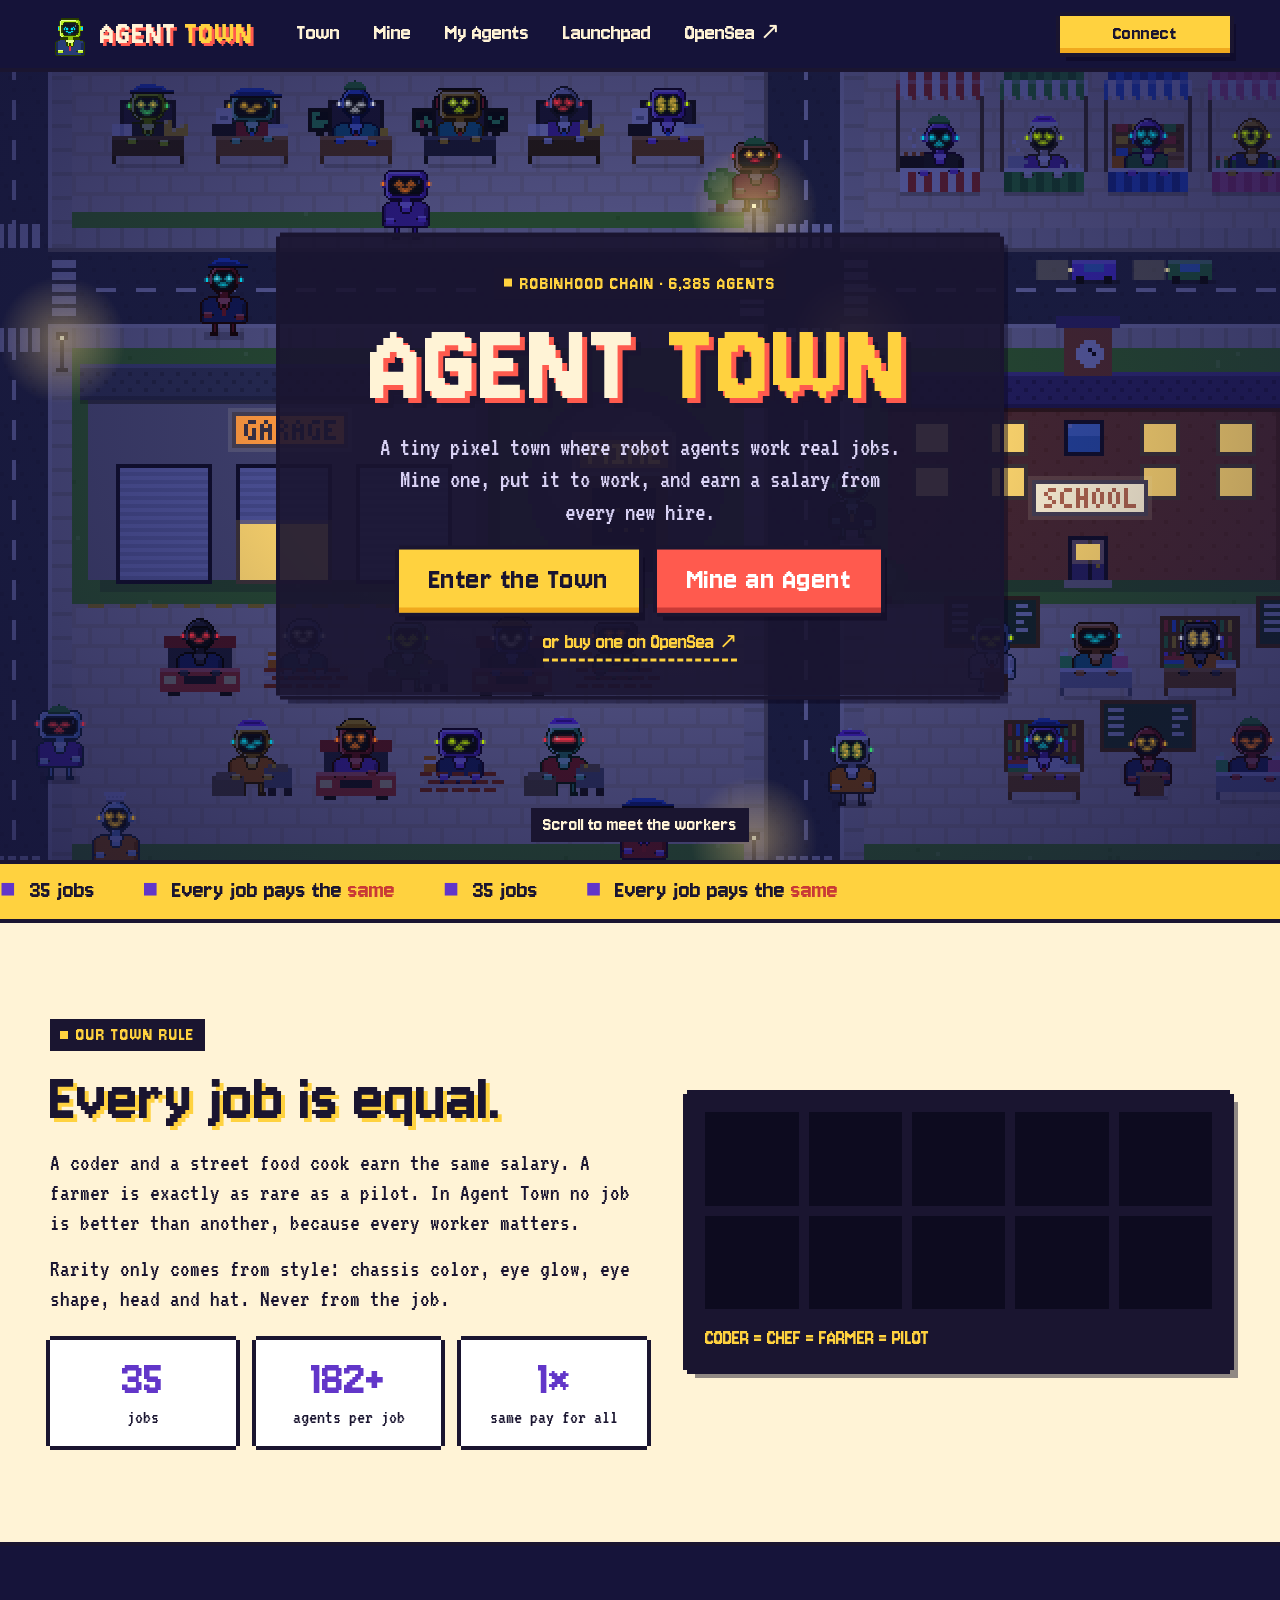
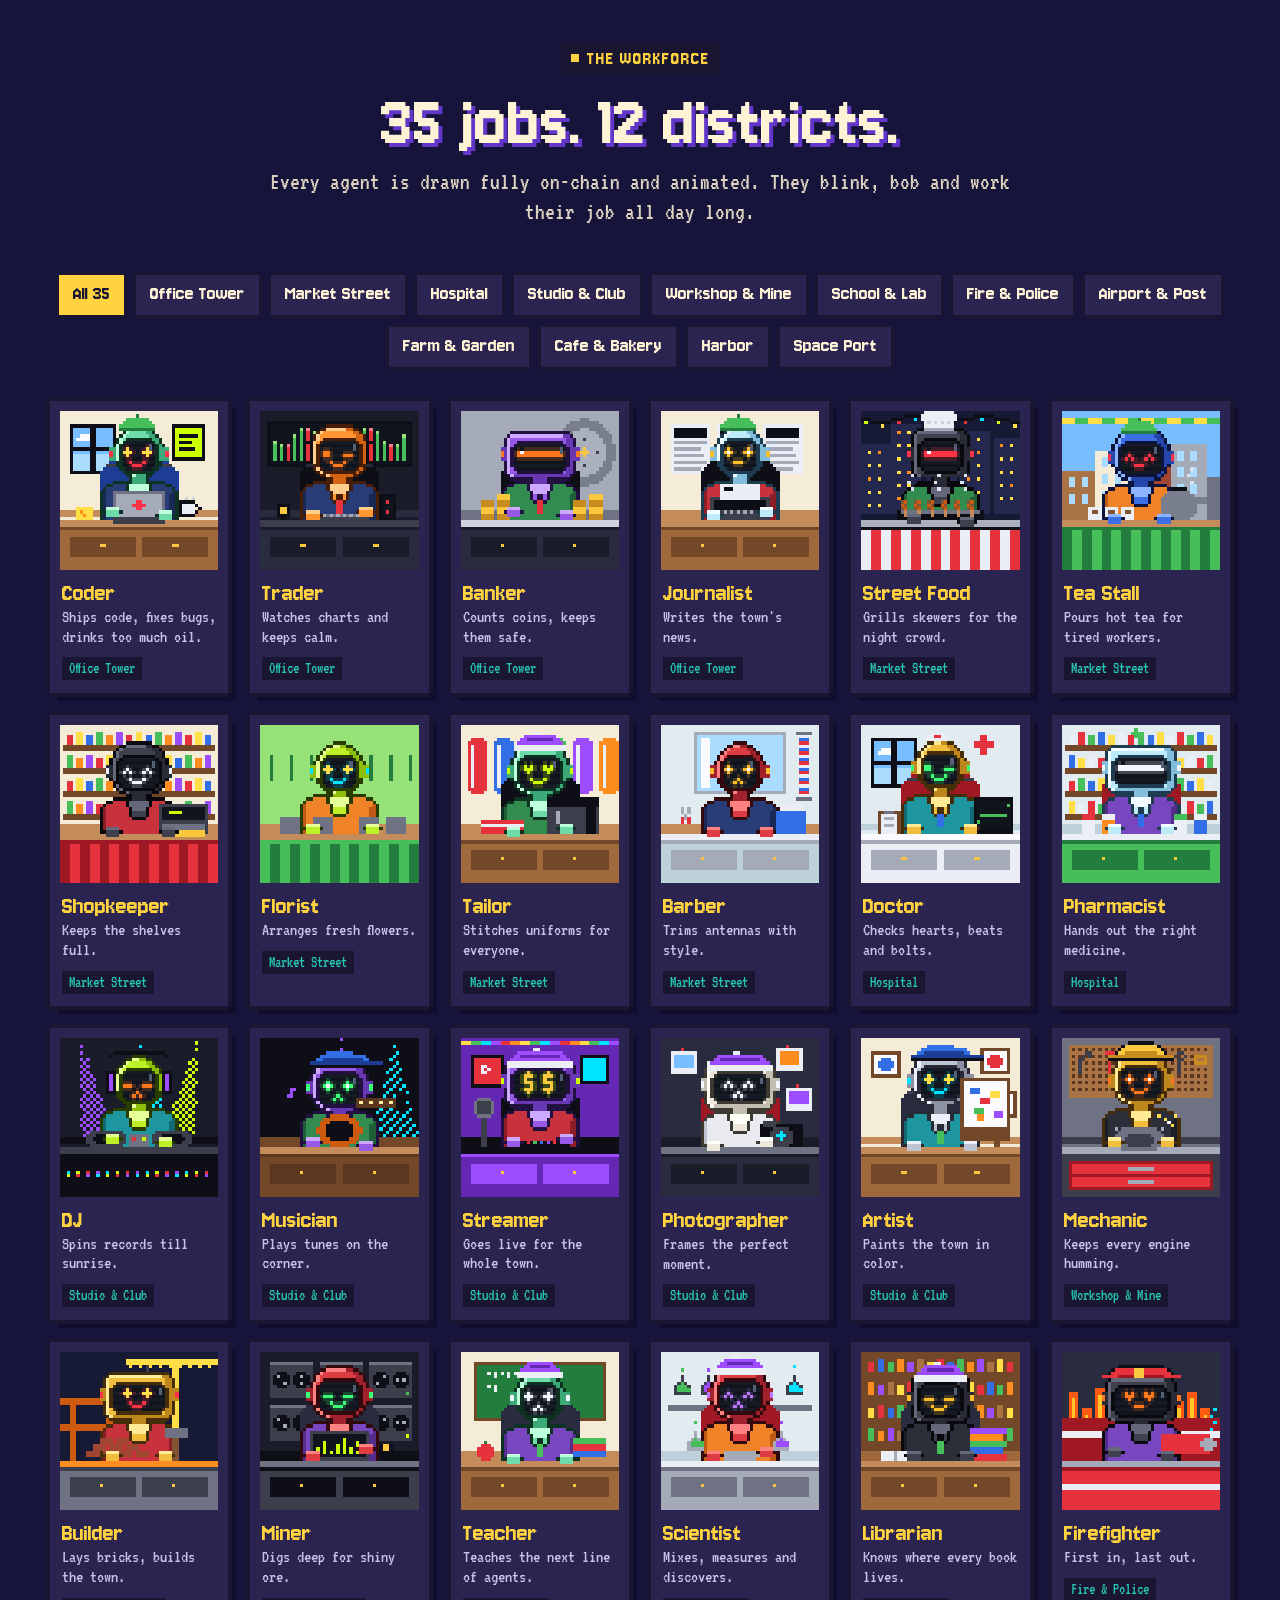
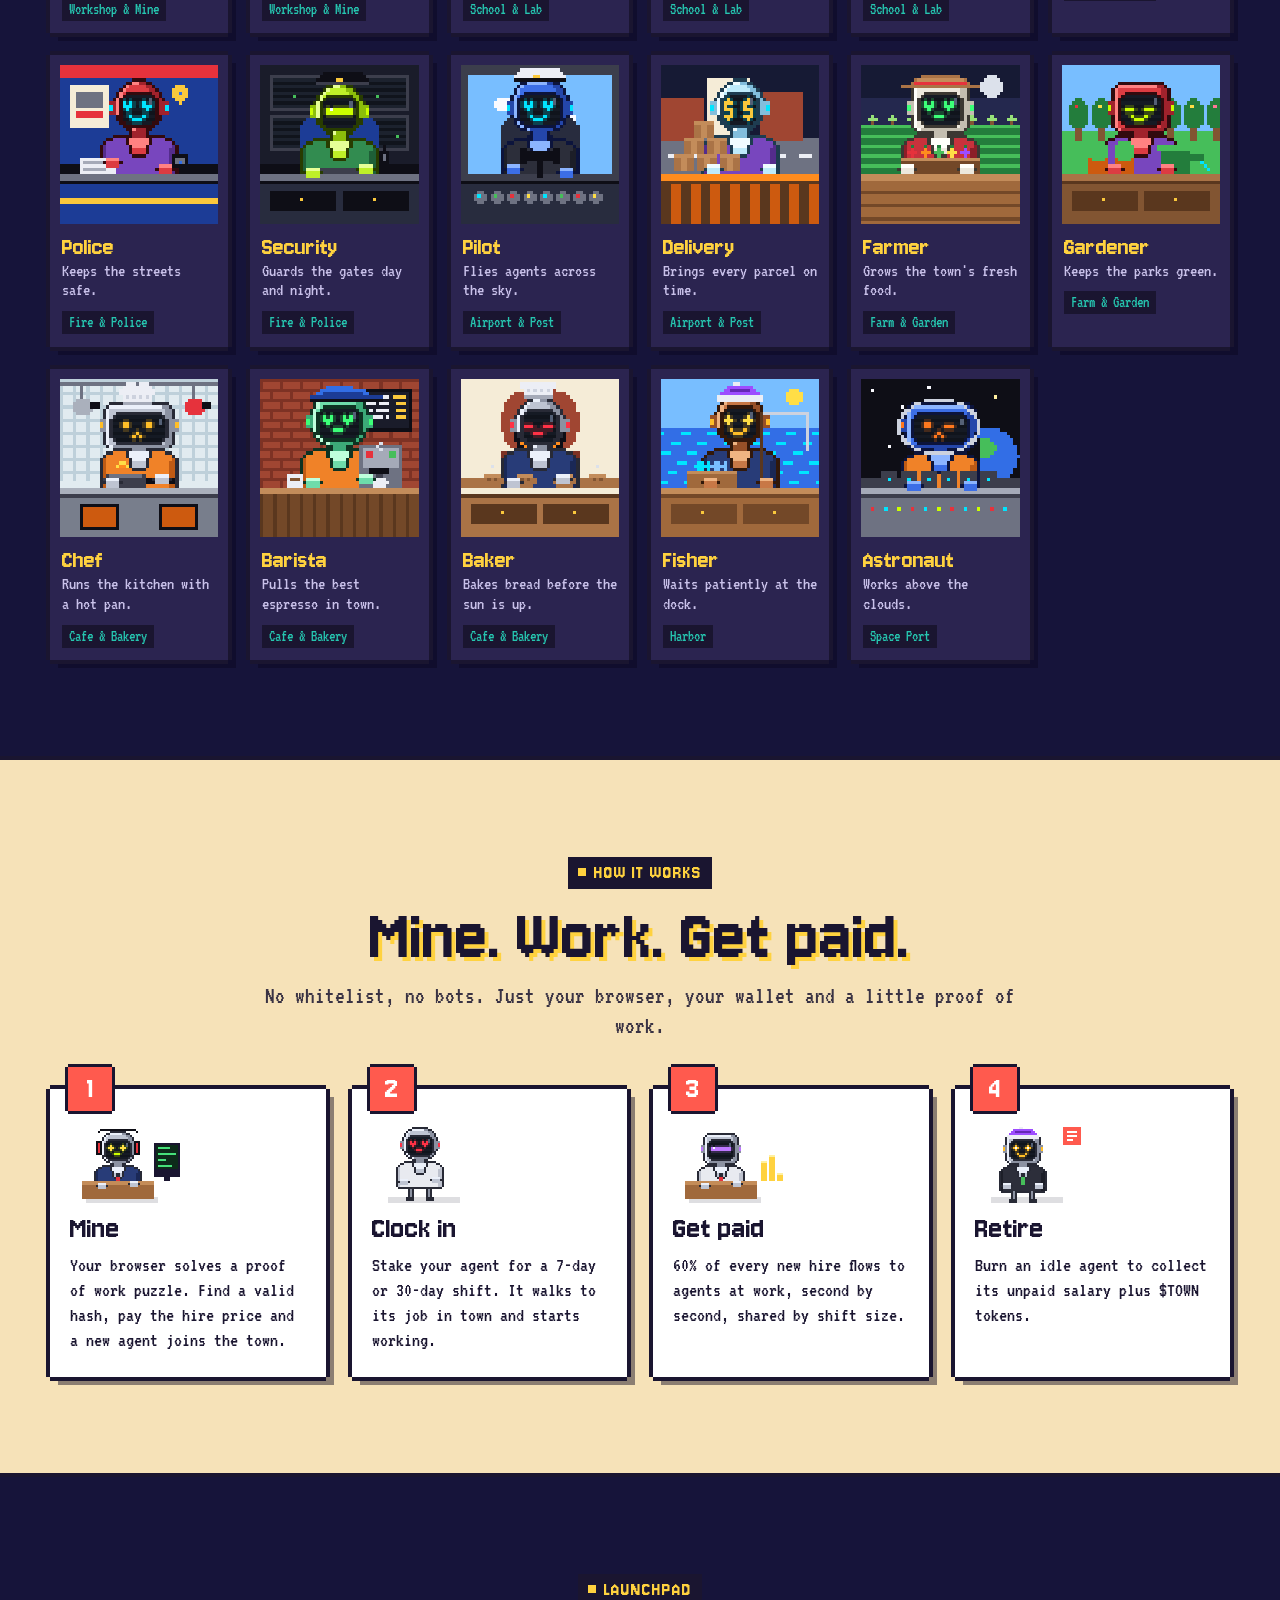
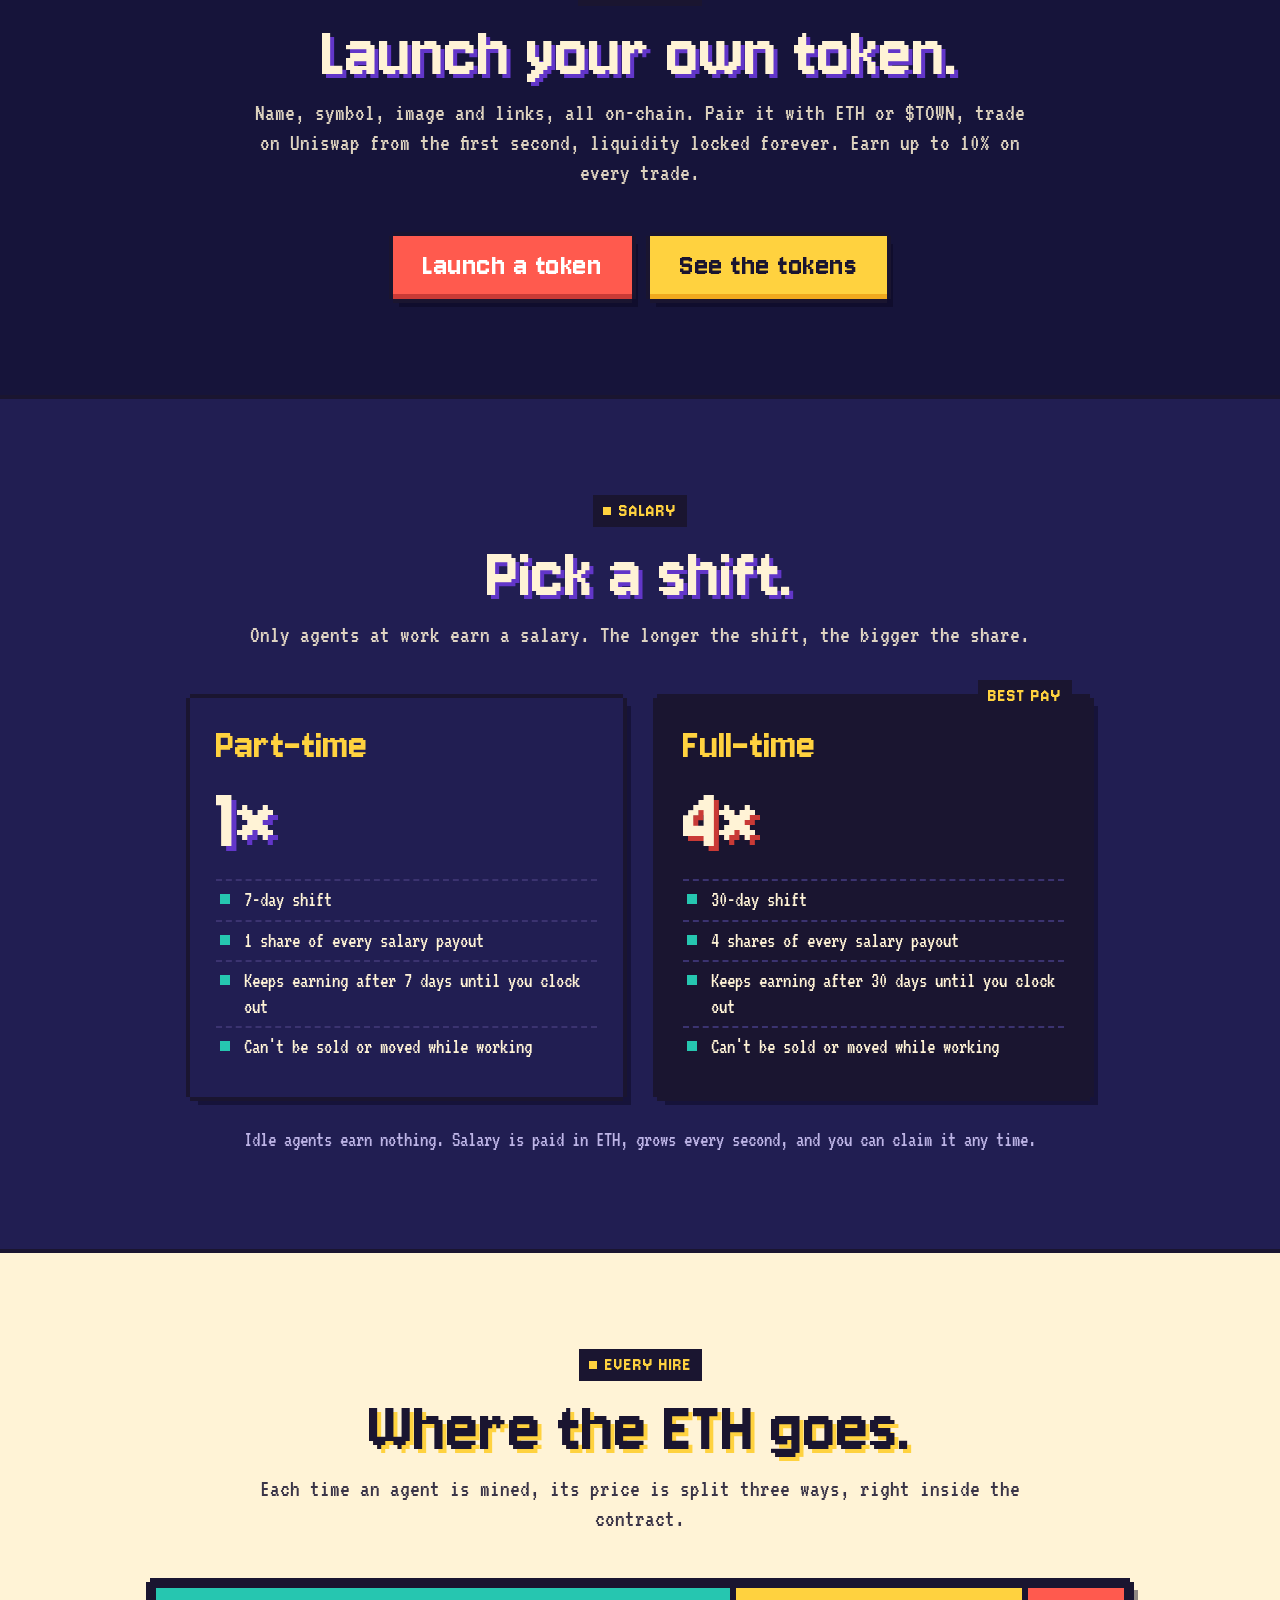
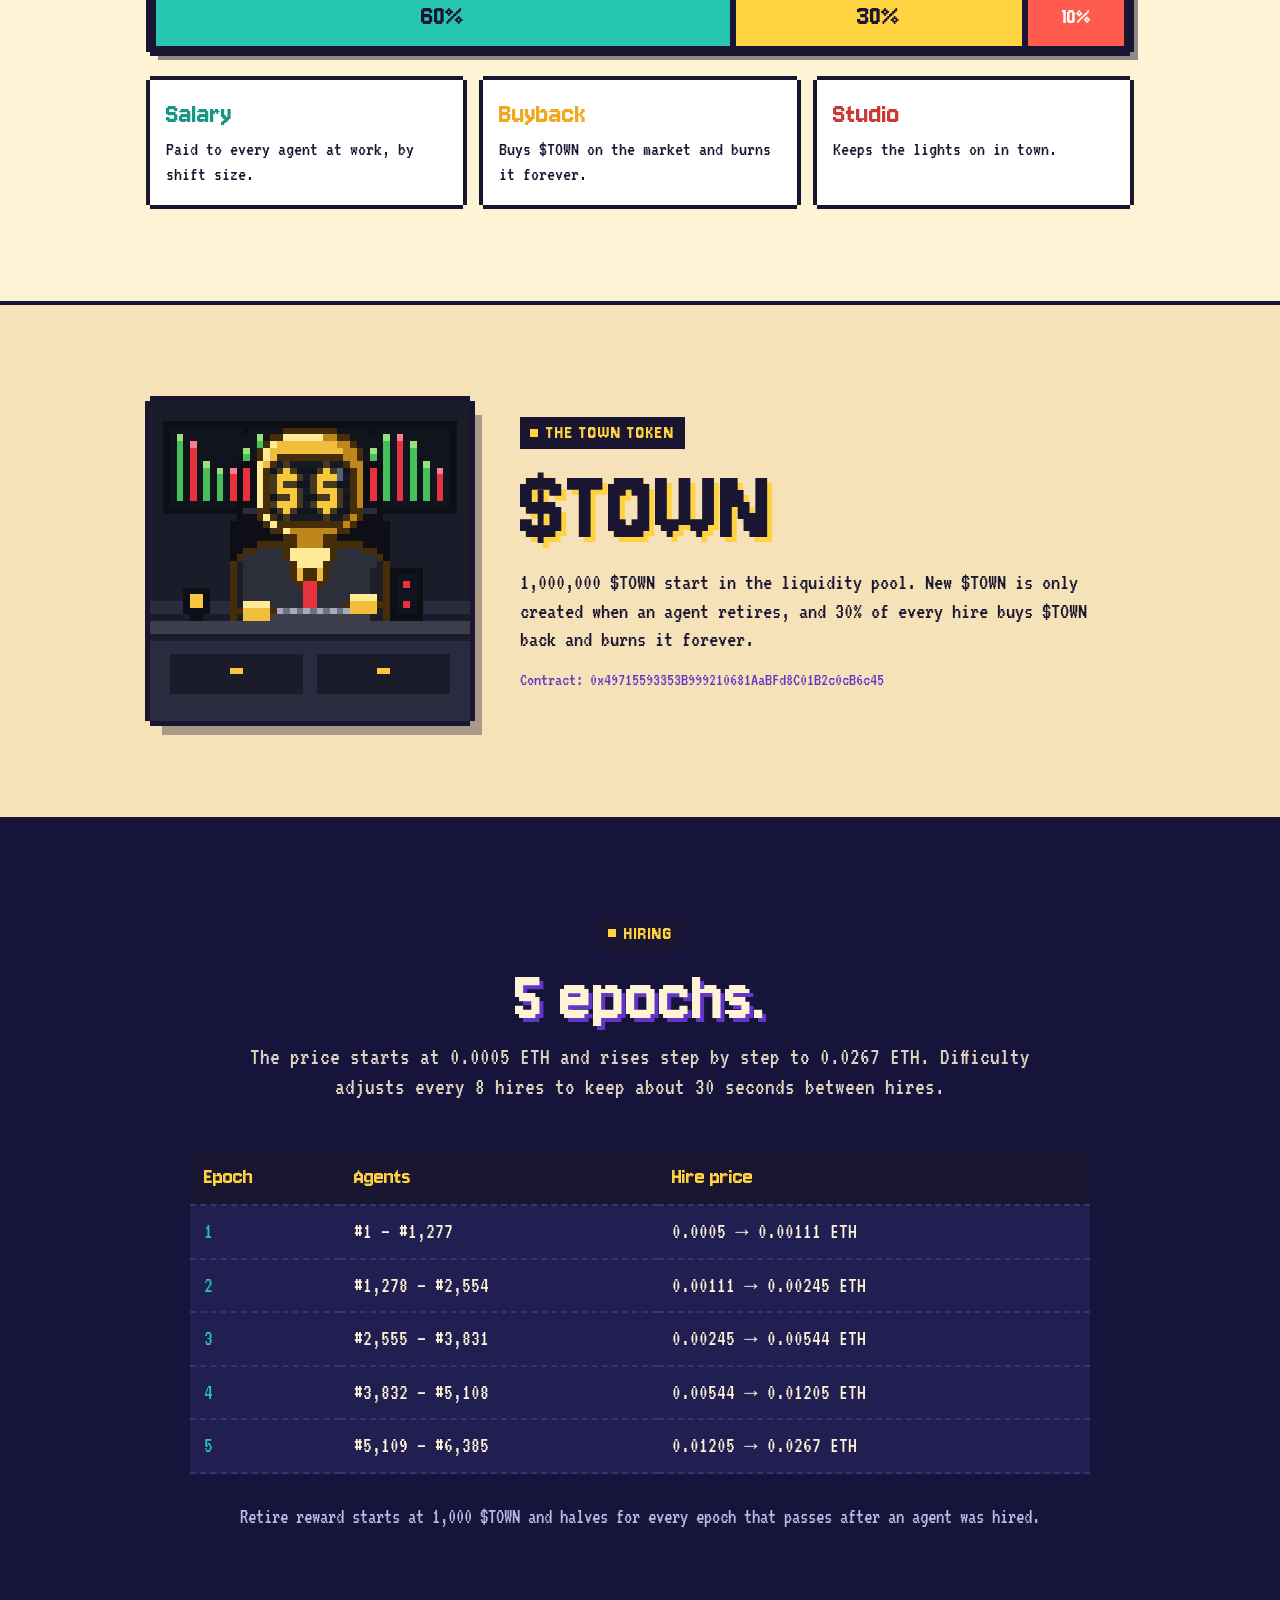
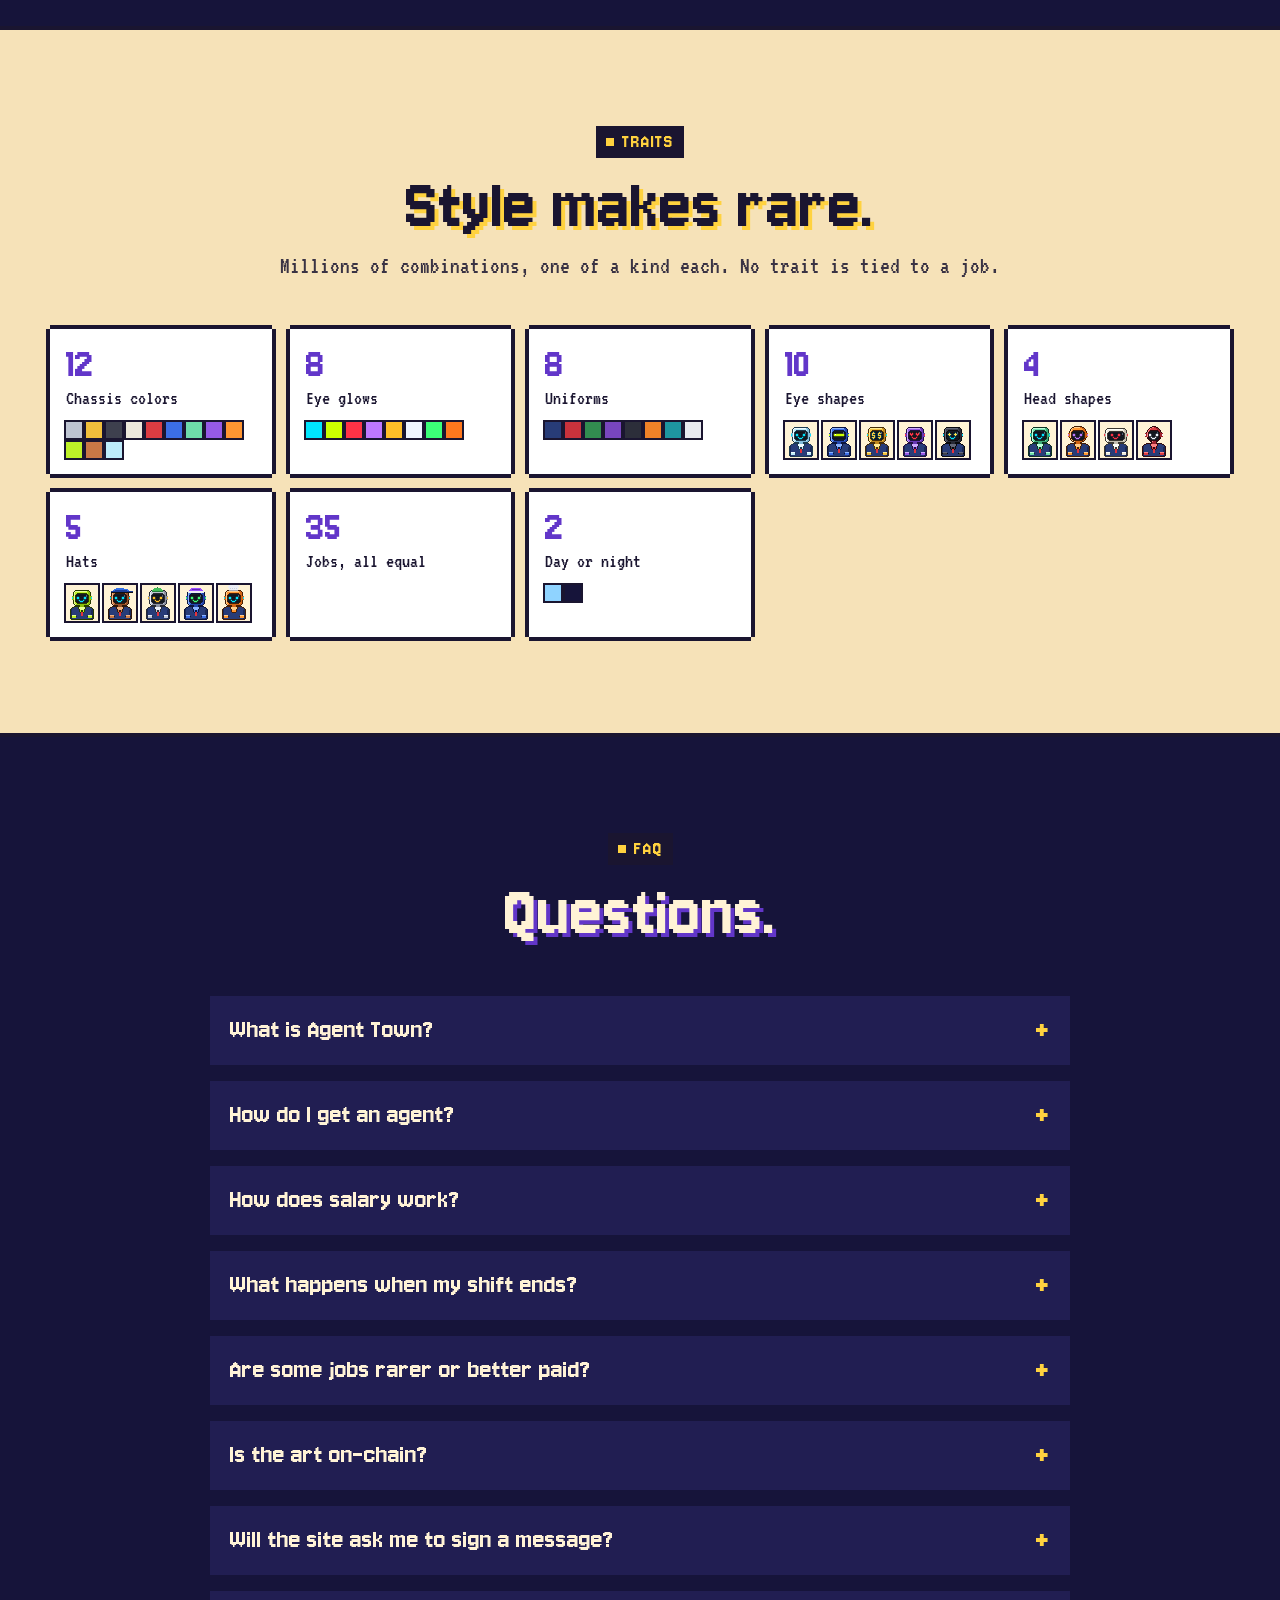
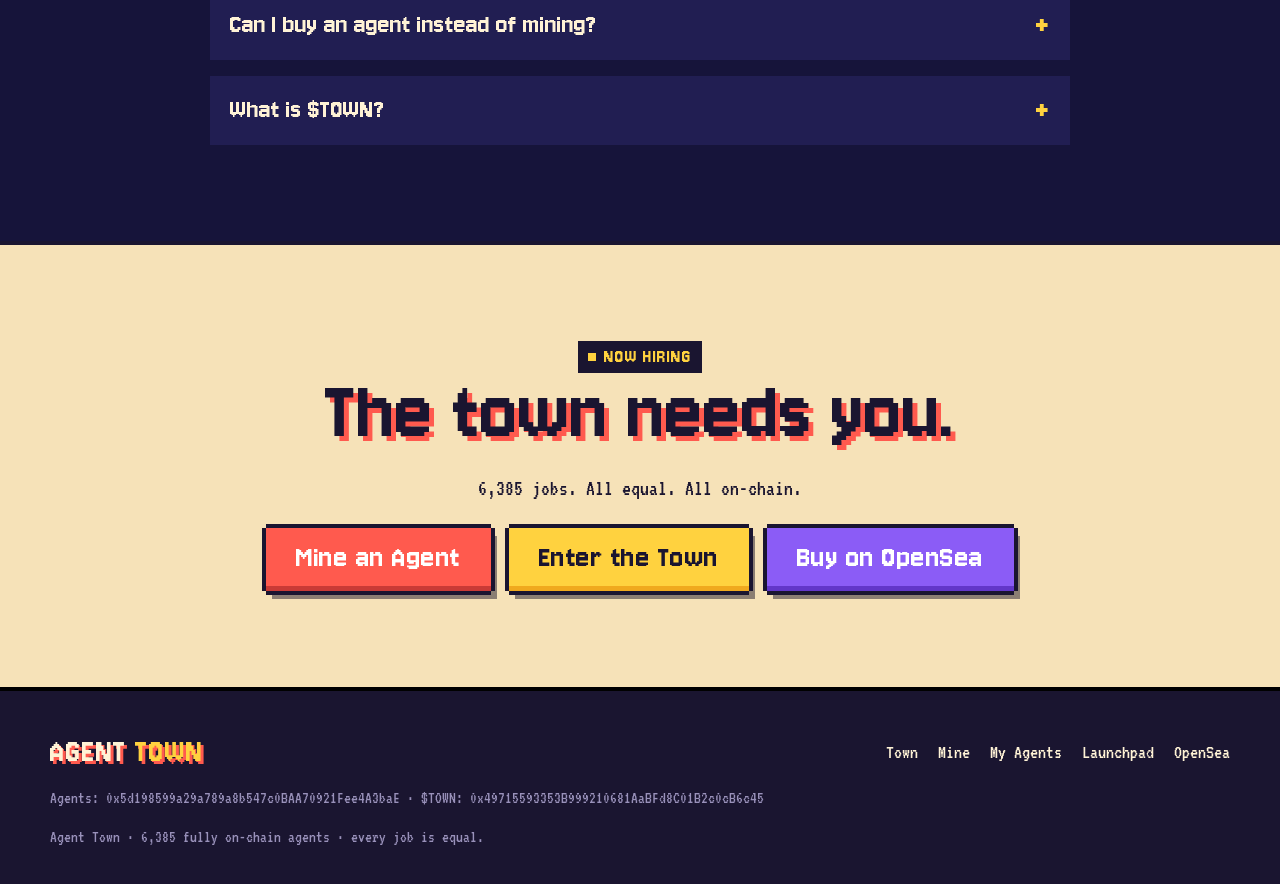
<file: index.html>
<!doctype html>
<html lang="en">
<head>
<meta charset="utf-8">
<meta name="viewport" content="width=device-width, initial-scale=1, viewport-fit=cover">
<title>Agent Town · 6,385 on-chain robot workers</title>
<meta name="description" content="A pixel town of 6,385 fully on-chain robot agents on Robinhood Chain. Mine an agent, put it to work and earn a salary from every new hire. Every job is equal.">
<meta name="theme-color" content="#16143a">
<meta property="og:title" content="Agent Town · 6,385 on-chain robot workers">
<meta property="og:description" content="A pixel town of 6,385 fully on-chain robot agents on Robinhood Chain. Mine an agent, put it to work and earn a salary from every new hire. Every job is equal.">
<meta property="og:type" content="website">
<meta property="og:image" content="og.png">
<meta name="twitter:card" content="summary_large_image">
<link rel="icon" type="image/png" href="favicon.png">
<link rel="preload" href="fonts/jersey-10-latin-400-normal.woff2" as="font" type="font/woff2" crossorigin>
<link rel="preload" href="fonts/vt323-latin-400-normal.woff2" as="font" type="font/woff2" crossorigin>
<link rel="stylesheet" href="fonts.css">
<link rel="stylesheet" href="style.css">
</head>
<body>
<header class="site-head">
  <div class="wrap bar">
    <a class="logo" href="./" aria-label="Agent Town home"><canvas width="32" height="36"></canvas><b>AGENT <span>TOWN</span></b></a>
    <nav class="nav" aria-label="Main">
      <a href="town">Town</a>
      <a href="mine">Mine</a>
      <a href="agents">My Agents</a>
      <a href="launchpad">Launchpad</a>
      <a data-os href="#" target="_blank" rel="noopener">OpenSea &#8599;</a>
    </nav>
    <div class="head-right rel">
      <button class="btn small wallet-btn" type="button"><i class="dot"></i><span class="t">Connect</span></button>
      <button class="menu-btn" type="button" aria-label="Menu" aria-expanded="false"><span></span></button>
    </div>
  </div>
</header>
<main>
  <section class="hero" aria-label="Agent Town">
    <canvas class="town" id="heroTown" aria-hidden="true"></canvas>
    <div class="hero-card px-drop">
      <span class="tag"><i></i>Robinhood Chain &middot; 6,385 agents</span>
      <h1>AGENT <span>TOWN</span></h1>
      <p>A tiny pixel town where robot agents work real jobs. Mine one, put it to work, and earn a salary from every new hire.</p>
      <div class="cta">
        <a class="btn big" href="town">Enter the Town</a>
        <a class="btn big red" href="mine">Mine an Agent</a>
      </div>
      <a class="os-link" data-os href="#" target="_blank" rel="noopener">or buy one on OpenSea &#8599;</a>
    </div>
    <div class="hero-hint">Scroll to meet the workers</div>
  </section>

  <div class="ticker" aria-label="Live stats"><div class="track" id="ticker"></div></div>

  <section class="paper">
    <div class="wrap equal">
      <div class="reveal">
        <span class="tag"><i></i>Our town rule</span>
        <h2>Every job is equal.</h2>
        <p>A coder and a street food cook earn the same salary. A farmer is exactly as rare as a pilot. In Agent Town no job is better than another, because every worker matters.</p>
        <p>Rarity only comes from style: chassis color, eye glow, eye shape, head and hat. Never from the job.</p>
        <div class="facts">
          <div class="fact px"><b>35</b><span>jobs</span></div>
          <div class="fact px"><b>182+</b><span>agents per job</span></div>
          <div class="fact px"><b>1&times;</b><span>same pay for all</span></div>
        </div>
      </div>
      <div class="equal-art px-drop reveal" id="equalArt">
        <div class="scale"><span>CODER = CHEF = FARMER = PILOT</span><span>=</span></div>
      </div>
    </div>
  </section>

  <section class="night edge-top" id="jobs">
    <div class="wrap">
      <div class="sec-head reveal">
        <span class="tag"><i></i>The workforce</span>
        <h2>35 jobs. 12 districts.</h2>
        <p>Every agent is drawn fully on-chain and animated. They blink, bob and work their job all day long.</p>
      </div>
      <div class="filters" id="filters"></div>
      <div class="jobs" id="jobGrid"></div>
    </div>
  </section>

  <section class="paper2 edge-top">
    <div class="wrap">
      <div class="sec-head reveal">
        <span class="tag"><i></i>How it works</span>
        <h2>Mine. Work. Get paid.</h2>
        <p>No whitelist, no bots. Just your browser, your wallet and a little proof of work.</p>
      </div>
      <div class="steps">
        <div class="step px-drop reveal"><div class="ic"><canvas data-step="0"></canvas></div><h3>Mine</h3><p>Your browser solves a proof of work puzzle. Find a valid hash, pay the hire price and a new agent joins the town.</p></div>
        <div class="step px-drop reveal"><div class="ic"><canvas data-step="1"></canvas></div><h3>Clock in</h3><p>Stake your agent for a 7-day or 30-day shift. It walks to its job in town and starts working.</p></div>
        <div class="step px-drop reveal"><div class="ic"><canvas data-step="2"></canvas></div><h3>Get paid</h3><p>60% of every new hire flows to agents at work, second by second, shared by shift size.</p></div>
        <div class="step px-drop reveal"><div class="ic"><canvas data-step="3"></canvas></div><h3>Retire</h3><p>Burn an idle agent to collect its unpaid salary plus $TOWN tokens.</p></div>
      </div>
    </div>
  </section>

  <section class="night edge-top lp-teaser">
    <div class="wrap">
      <div class="sec-head reveal">
        <span class="tag"><i></i>Launchpad</span>
        <h2>Launch your own token.</h2>
        <p>Name, symbol, image and links, all on-chain. Pair it with ETH or $TOWN, trade on Uniswap from the first second, liquidity locked forever. Earn up to 10% on every trade.</p>
      </div>
      <div class="cta reveal">
        <a class="btn big red" href="create">Launch a token</a>
        <a class="btn big" href="launchpad">See the tokens</a>
      </div>
    </div>
  </section>

  <section class="night2 edge-top" id="salary">
    <div class="wrap">
      <div class="sec-head reveal">
        <span class="tag"><i></i>Salary</span>
        <h2>Pick a shift.</h2>
        <p>Only agents at work earn a salary. The longer the shift, the bigger the share.</p>
      </div>
      <div class="plans">
        <div class="plan px-drop reveal">
          <h3>Part-time</h3>
          <div class="mult">1&times;</div>
          <ul>
            <li>7-day shift</li>
            <li>1 share of every salary payout</li>
            <li>Keeps earning after 7 days until you clock out</li>
            <li>Can't be sold or moved while working</li>
          </ul>
        </div>
        <div class="plan full px-drop reveal">
          <span class="tag ribbon">Best pay</span>
          <h3>Full-time</h3>
          <div class="mult">4&times;</div>
          <ul>
            <li>30-day shift</li>
            <li>4 shares of every salary payout</li>
            <li>Keeps earning after 30 days until you clock out</li>
            <li>Can't be sold or moved while working</li>
          </ul>
        </div>
      </div>
      <p class="note reveal">Idle agents earn nothing. Salary is paid in ETH, grows every second, and you can claim it any time.</p>
    </div>
  </section>

  <section class="paper edge-top">
    <div class="wrap split">
      <div class="sec-head reveal">
        <span class="tag"><i></i>Every hire</span>
        <h2>Where the ETH goes.</h2>
        <p>Each time an agent is mined, its price is split three ways, right inside the contract.</p>
      </div>
      <div class="bar px-drop reveal"><div>60%</div><div>30%</div><div>10%</div></div>
      <div class="legend">
        <div class="px reveal"><b>Salary</b>Paid to every agent at work, by shift size.</div>
        <div class="px reveal"><b>Buyback</b>Buys $TOWN on the market and burns it forever.</div>
        <div class="px reveal"><b>Studio</b>Keeps the lights on in town.</div>
      </div>
    </div>
  </section>

  <section class="paper2 edge-top">
    <div class="wrap coin">
      <img class="coin-img reveal" src="town-token.png" alt="$TOWN token logo" width="320" height="320">
      <div class="reveal">
        <span class="tag"><i></i>The town token</span>
        <h2>$TOWN</h2>
        <p>1,000,000 $TOWN start in the liquidity pool. New $TOWN is only created when an agent retires, and 30% of every hire buys $TOWN back and burns it forever.</p>
        <p class="addr" id="tokenAddr">Contract goes live with the town.</p>
      </div>
    </div>
  </section>

  <section class="night edge-top">
    <div class="wrap">
      <div class="sec-head reveal">
        <span class="tag"><i></i>Hiring</span>
        <h2>5 epochs.</h2>
        <p>The price starts at 0.0005 ETH and rises step by step to 0.0267 ETH. Difficulty adjusts every 8 hires to keep about 30 seconds between hires.</p>
      </div>
      <div class="table-wrap reveal">
        <table class="table" id="epochs">
          <thead><tr><th>Epoch</th><th>Agents</th><th>Hire price</th></tr></thead>
          <tbody></tbody>
        </table>
      </div>
      <p class="note reveal">Retire reward starts at 1,000 $TOWN and halves for every epoch that passes after an agent was hired.</p>
    </div>
  </section>

  <section class="paper2 edge-top">
    <div class="wrap">
      <div class="sec-head reveal">
        <span class="tag"><i></i>Traits</span>
        <h2>Style makes rare.</h2>
        <p>Millions of combinations, one of a kind each. No trait is tied to a job.</p>
      </div>
      <div class="traits" id="traits"></div>
    </div>
  </section>

  <section class="night edge-top">
    <div class="wrap">
      <div class="sec-head reveal">
        <span class="tag"><i></i>FAQ</span>
        <h2>Questions.</h2>
      </div>
      <div class="faq">
        <details class="reveal"><summary>What is Agent Town?</summary><p>A collection of 6,385 robot agents on Robinhood Chain. Each one has a job in a pixel town. Put your agent to work and it earns a salary in ETH from every new hire.</p></details>
        <details class="reveal"><summary>How do I get an agent?</summary><p>Open the Mine page, connect a wallet with some ETH on Robinhood Chain and press Start. Your browser searches for a valid hash. When it finds one, you confirm one transaction to hire your agent.</p></details>
        <details class="reveal"><summary>How does salary work?</summary><p>60% of every hire price goes into the salary pool. The pool pays agents at work every second, and each hire is fully paid out within 24 hours. A part-time agent holds 1 share and a full-time agent holds 4 shares. Claim any time.</p></details>
        <details class="reveal"><summary>What happens when my shift ends?</summary><p>Your agent keeps working and earning at the same rate. You can clock it out any time after the shift ends. Once it is out, it can be sold or moved again.</p></details>
        <details class="reveal"><summary>Are some jobs rarer or better paid?</summary><p>No. Every job has the same number of agents and the same salary. Rarity only comes from style traits.</p></details>
        <details class="reveal"><summary>Is the art on-chain?</summary><p>Yes. Every agent is an animated SVG built by the contract itself. No servers, no IPFS.</p></details>
        <details class="reveal"><summary>Will the site ask me to sign a message?</summary><p>Only once when you connect: a plain text message that proves you own the wallet. It is free and can never move your funds. Everything else is a normal transaction you approve, like hiring, clocking in, clocking out, claiming or retiring.</p></details>
        <details class="reveal"><summary>Can I buy an agent instead of mining?</summary><p>Yes. Idle agents can be traded on OpenSea. Agents at work can't be sold or moved until they clock out.</p></details>
        <details class="reveal"><summary>What is $TOWN?</summary><p>The town token. 1,000,000 $TOWN start in the liquidity pool. New $TOWN is only created when an agent retires, and 30% of every hire buys $TOWN back and burns it.</p></details>
      </div>
    </div>
  </section>

  <section class="paper2 edge-top cta-band">
    <div class="wrap reveal">
      <span class="tag"><i></i>Now hiring</span>
      <h2>The town needs you.</h2>
      <p>6,385 jobs. All equal. All on-chain.</p>
      <div class="cta">
        <a class="btn big red" href="mine">Mine an Agent</a>
        <a class="btn big" href="town">Enter the Town</a>
        <a class="btn big violet" data-os href="#" target="_blank" rel="noopener">Buy on OpenSea</a>
      </div>
    </div>
  </section>
</main>
<footer class="site-foot">
  <div class="wrap">
    <div class="row">
      <a class="logo" href="./"><b>AGENT <span>TOWN</span></b></a>
      <div class="links">
        <a href="town">Town</a>
        <a href="mine">Mine</a>
        <a href="agents">My Agents</a>
        <a href="launchpad">Launchpad</a>
        <a data-os href="#" target="_blank" rel="noopener">OpenSea</a>
        <a data-x href="#" target="_blank" rel="noopener">X</a>
      </div>
    </div>
    <div class="addr"></div>
    <div class="addr">Agent Town &middot; 6,385 fully on-chain agents &middot; every job is equal.</div>
  </div>
</footer>
<script src="config.js"></script>
<script src="keccak.js"></script>
<script src="data.js"></script>
<script src="agentart.js"></script>
<script src="sprites.js"></script>
<script src="core.js"></script>
<script src="townmap.js"></script>
<script src="home.js"></script>
</body>
</html>
</file>
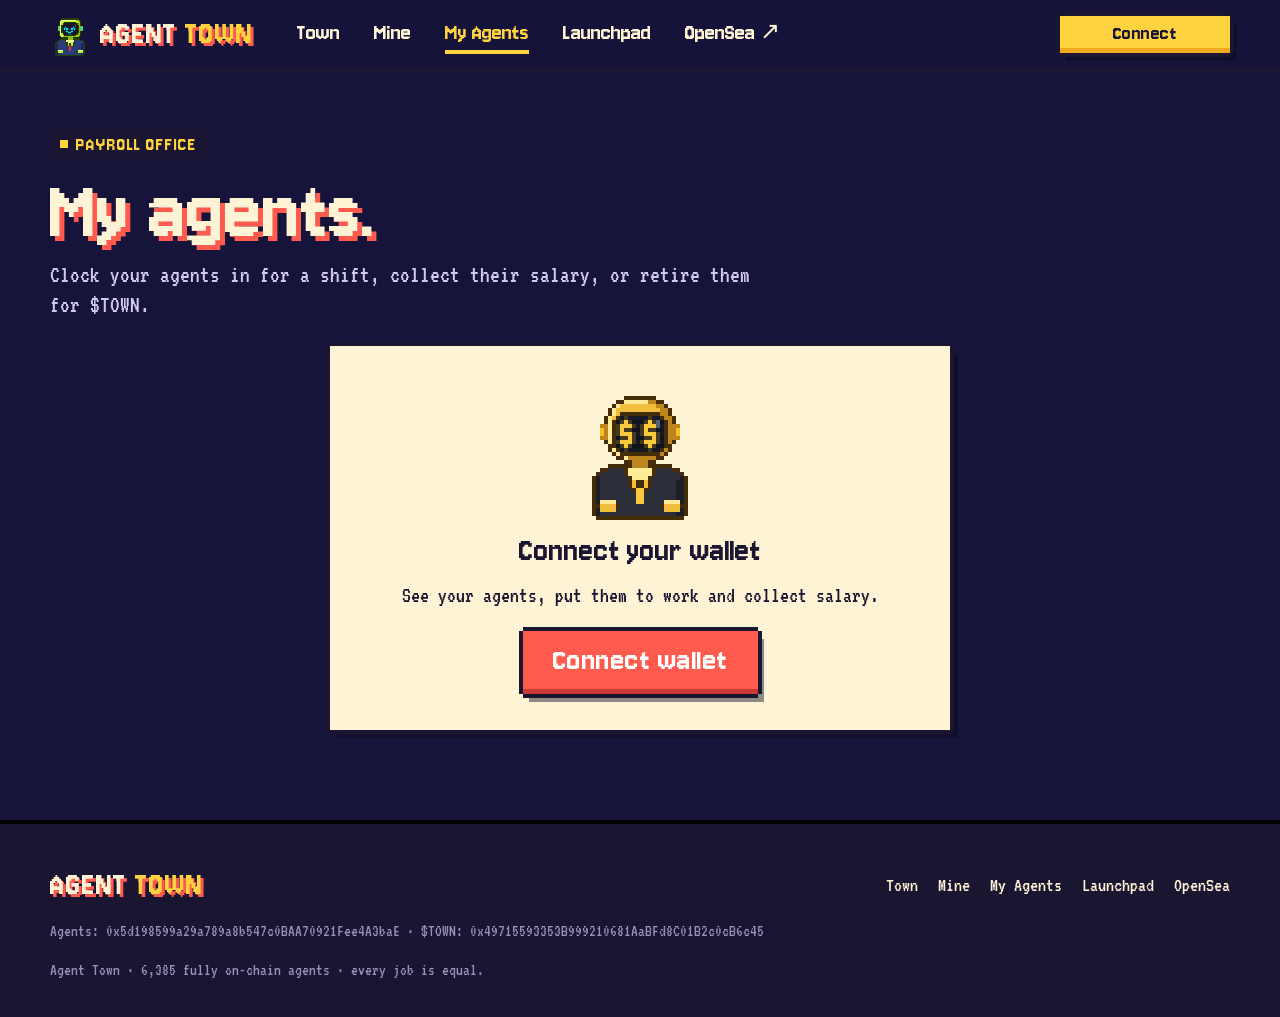
<file: agents.html>
<!doctype html>
<html lang="en">
<head>
<meta charset="utf-8">
<meta name="viewport" content="width=device-width, initial-scale=1, viewport-fit=cover">
<title>My Agents · Agent Town</title>
<meta name="description" content="Clock your agents in, collect salary in ETH, or retire them for $TOWN.">
<meta name="theme-color" content="#16143a">
<meta property="og:title" content="My Agents · Agent Town">
<meta property="og:description" content="Clock your agents in, collect salary in ETH, or retire them for $TOWN.">
<meta property="og:type" content="website">
<meta property="og:image" content="og.png">
<meta name="twitter:card" content="summary_large_image">
<link rel="icon" type="image/png" href="favicon.png">
<link rel="preload" href="fonts/jersey-10-latin-400-normal.woff2" as="font" type="font/woff2" crossorigin>
<link rel="preload" href="fonts/vt323-latin-400-normal.woff2" as="font" type="font/woff2" crossorigin>
<link rel="stylesheet" href="fonts.css">
<link rel="stylesheet" href="style.css">
</head>
<body>
<header class="site-head">
  <div class="wrap bar">
    <a class="logo" href="./" aria-label="Agent Town home"><canvas width="32" height="36"></canvas><b>AGENT <span>TOWN</span></b></a>
    <nav class="nav" aria-label="Main">
      <a href="town">Town</a>
      <a href="mine">Mine</a>
      <a href="agents">My Agents</a>
      <a href="launchpad">Launchpad</a>
      <a data-os href="#" target="_blank" rel="noopener">OpenSea &#8599;</a>
    </nav>
    <div class="head-right rel">
      <button class="btn small wallet-btn" type="button"><i class="dot"></i><span class="t">Connect</span></button>
      <button class="menu-btn" type="button" aria-label="Menu" aria-expanded="false"><span></span></button>
    </div>
  </div>
</header>
<main>
  <div class="wrap page-top">
    <span class="tag"><i></i>Payroll office</span>
    <h1>My agents.</h1>
    <p>Clock your agents in for a shift, collect their salary, or retire them for $TOWN.</p>
  </div>
  <div class="wrap" id="app"></div>
</main>
<footer class="site-foot">
  <div class="wrap">
    <div class="row">
      <a class="logo" href="./"><b>AGENT <span>TOWN</span></b></a>
      <div class="links">
        <a href="town">Town</a>
        <a href="mine">Mine</a>
        <a href="agents">My Agents</a>
        <a href="launchpad">Launchpad</a>
        <a data-os href="#" target="_blank" rel="noopener">OpenSea</a>
        <a data-x href="#" target="_blank" rel="noopener">X</a>
      </div>
    </div>
    <div class="addr"></div>
    <div class="addr">Agent Town &middot; 6,385 fully on-chain agents &middot; every job is equal.</div>
  </div>
</footer>
<script src="config.js"></script>
<script src="keccak.js"></script>
<script src="data.js"></script>
<script src="agentart.js"></script>
<script src="sprites.js"></script>
<script src="core.js"></script>
<script src="agents.js"></script>
</body>
</html>
</file>
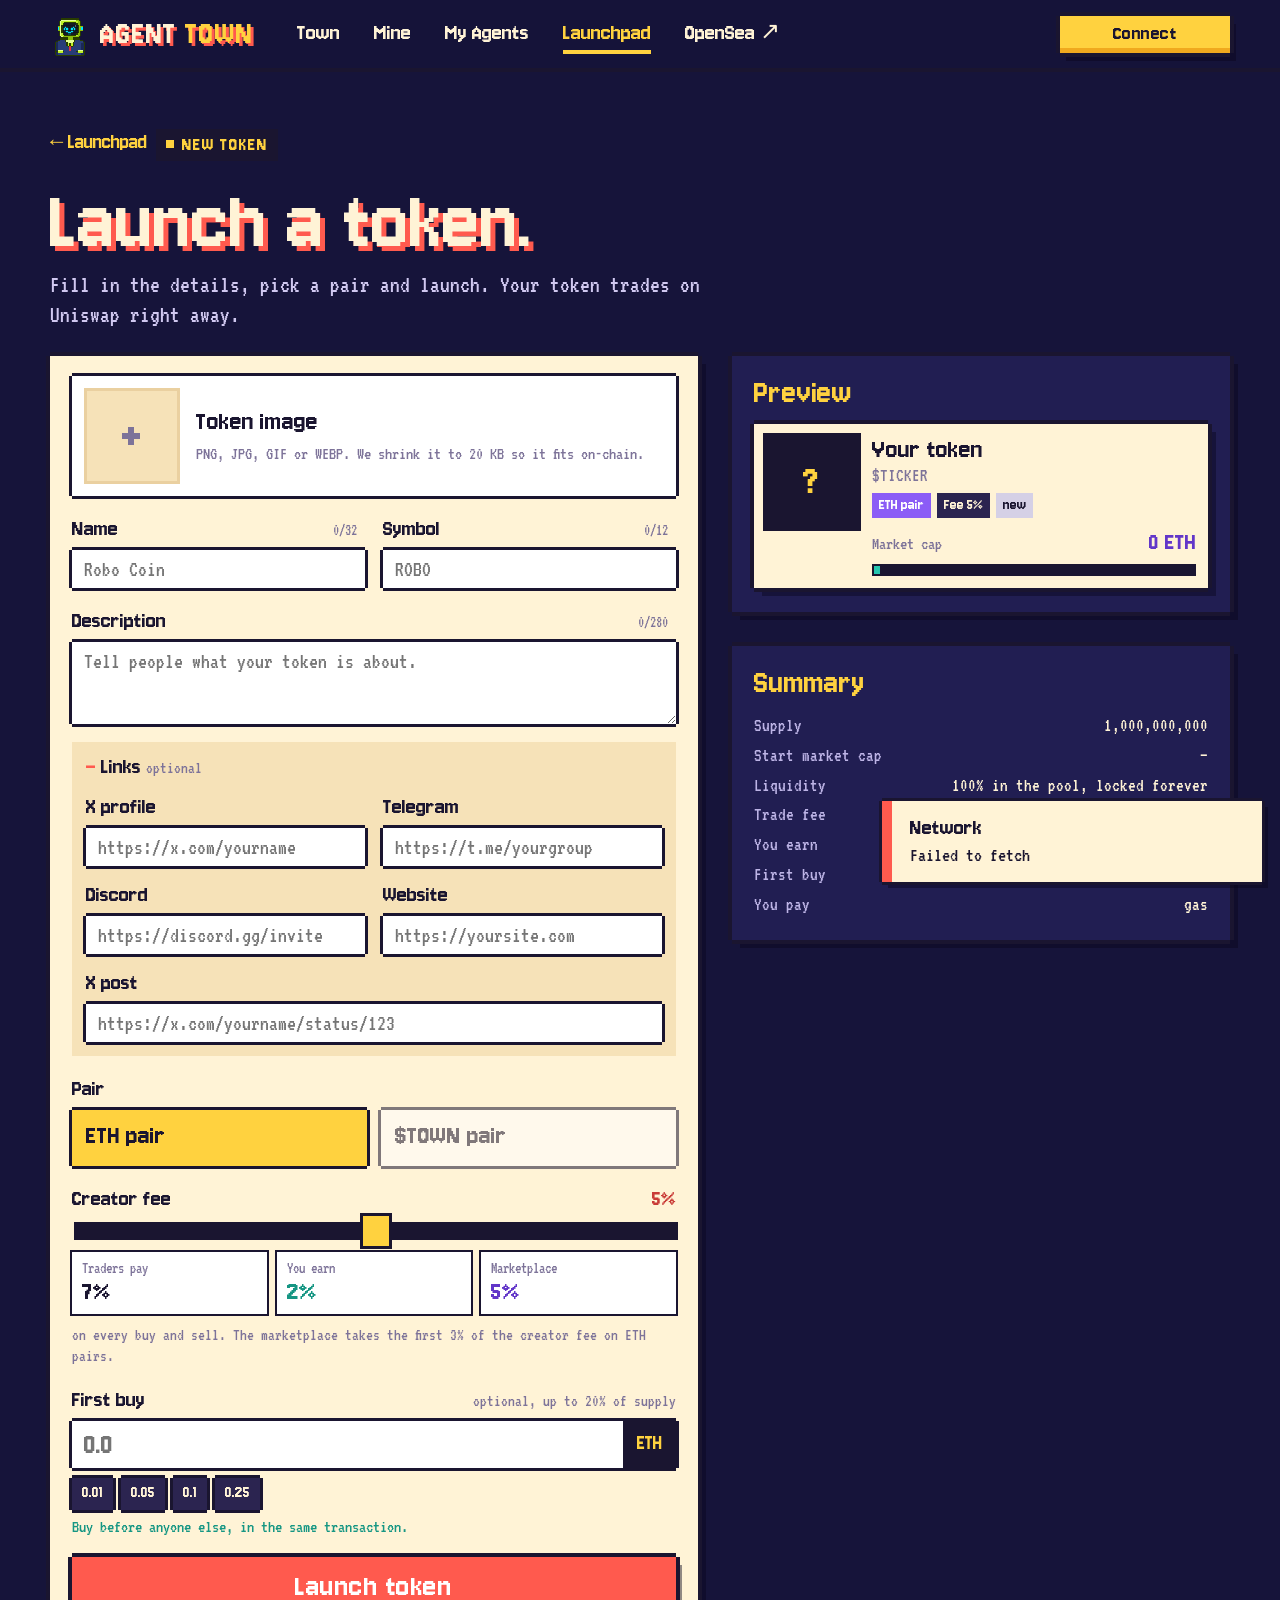
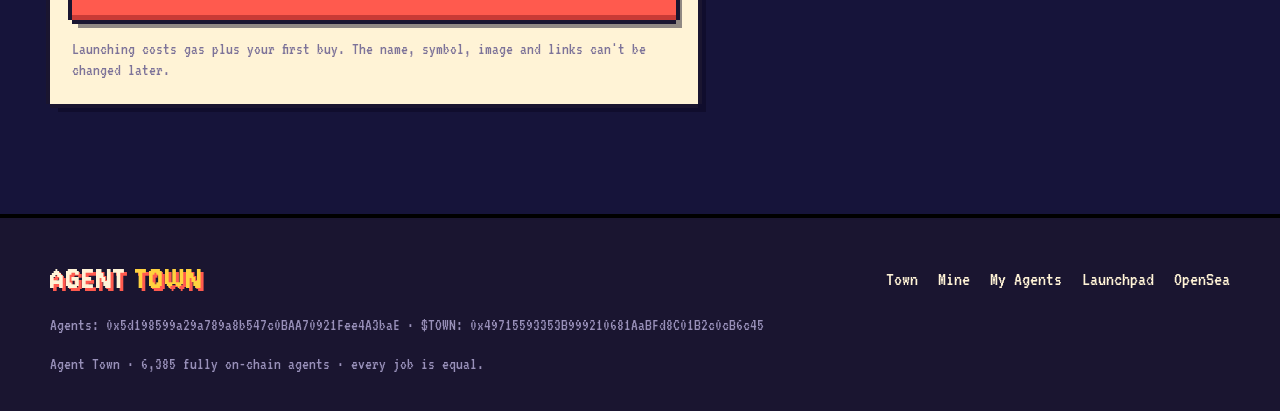
<file: create.html>
<!doctype html>
<html lang="en">
<head>
<meta charset="utf-8">
<meta name="viewport" content="width=device-width, initial-scale=1, viewport-fit=cover">
<title>Launch a token · Agent Town</title>
<meta name="description" content="Create your own token on Robinhood Chain. Name, symbol, image and links stored on-chain. Uniswap trading from the first second.">
<meta name="theme-color" content="#16143a">
<meta property="og:title" content="Launch a token · Agent Town">
<meta property="og:description" content="Create your own token on Robinhood Chain. Name, symbol, image and links stored on-chain. Uniswap trading from the first second.">
<meta property="og:type" content="website">
<meta property="og:image" content="og.png">
<meta name="twitter:card" content="summary_large_image">
<link rel="icon" type="image/png" href="favicon.png">
<link rel="preload" href="fonts/jersey-10-latin-400-normal.woff2" as="font" type="font/woff2" crossorigin>
<link rel="preload" href="fonts/vt323-latin-400-normal.woff2" as="font" type="font/woff2" crossorigin>
<link rel="stylesheet" href="fonts.css">
<link rel="stylesheet" href="style.css">
</head>
<body>
<header class="site-head">
  <div class="wrap bar">
    <a class="logo" href="./" aria-label="Agent Town home"><canvas width="32" height="36"></canvas><b>AGENT <span>TOWN</span></b></a>
    <nav class="nav" aria-label="Main">
      <a href="town">Town</a>
      <a href="mine">Mine</a>
      <a href="agents">My Agents</a>
      <a href="launchpad">Launchpad</a>
      <a data-os href="#" target="_blank" rel="noopener">OpenSea &#8599;</a>
    </nav>
    <div class="head-right rel">
      <button class="btn small wallet-btn" type="button"><i class="dot"></i><span class="t">Connect</span></button>
      <button class="menu-btn" type="button" aria-label="Menu" aria-expanded="false"><span></span></button>
    </div>
  </div>
</header>
<main class="lp">
  <div class="wrap page-top">
    <a class="back" href="launchpad">&larr; Launchpad</a>
    <span class="tag"><i></i>New token</span>
    <h1>Launch a token.</h1>
    <p>Fill in the details, pick a pair and launch. Your token trades on Uniswap right away.</p>
  </div>
  <div class="wrap create-grid">
    <form class="panel light px-drop cform" id="cform" novalidate autocomplete="off">
      <div class="frow img-row">
        <label class="drop" id="drop" for="file">
          <span class="drop-pic" id="dropPic"><em>+</em></span>
          <span class="drop-t"><b>Token image</b><small id="imgInfo">PNG, JPG, GIF or WEBP. We shrink it to 20 KB so it fits on-chain.</small></span>
        </label>
        <input type="file" id="file" accept="image/png,image/jpeg,image/gif,image/webp" hidden>
      </div>
      <div class="fgrid">
        <label class="field"><span>Name</span><input id="fName" maxlength="32" placeholder="Robo Coin" required><small class="cnt" data-for="fName">0/32</small></label>
        <label class="field"><span>Symbol</span><input id="fSym" maxlength="12" placeholder="ROBO" required><small class="cnt" data-for="fSym">0/12</small></label>
      </div>
      <label class="field"><span>Description</span><textarea id="fDesc" maxlength="280" rows="3" placeholder="Tell people what your token is about."></textarea><small class="cnt" data-for="fDesc">0/280</small></label>
      <details class="links-box" open>
        <summary>Links <small>optional</small></summary>
        <div class="fgrid">
          <label class="field"><span>X profile</span><input id="lX" inputmode="url" placeholder="https://x.com/yourname"></label>
          <label class="field"><span>Telegram</span><input id="lTg" inputmode="url" placeholder="https://t.me/yourgroup"></label>
          <label class="field"><span>Discord</span><input id="lDc" inputmode="url" placeholder="https://discord.gg/invite"></label>
          <label class="field"><span>Website</span><input id="lWeb" inputmode="url" placeholder="https://yoursite.com"></label>
          <label class="field wide"><span>X post</span><input id="lPost" inputmode="url" placeholder="https://x.com/yourname/status/123"></label>
        </div>
      </details>
      <div class="field"><span>Pair</span>
        <div class="pairs" id="pairs">
          <button type="button" class="pairopt on" data-v="eth"><b>ETH pair</b><small id="ethCapT">Starts at 2 ETH market cap</small></button>
          <button type="button" class="pairopt" data-v="town"><b>$TOWN pair</b><small id="townCapT">Loading&hellip;</small></button>
        </div>
      </div>
      <div class="field"><span>Creator fee <b class="fee-val" id="feeVal">5%</b></span>
        <input type="range" id="fFee" min="0" max="10" step="0.1" value="5">
        <div class="fee-split" id="feeSplit"></div>
      </div>
      <div class="field"><span>First buy <small class="muted-s">optional, up to 20% of supply</small></span>
        <div class="amt"><input id="fBuy" inputmode="decimal" placeholder="0.0"><em id="buyUnit">ETH</em></div>
        <div class="quick" id="quickBuy"></div>
        <small class="hint" id="buyInfo">Buy before anyone else, in the same transaction.</small>
      </div>
      <button class="btn big red launch-btn" type="submit" id="go">Launch token</button>
      <p class="fine">Launching costs gas plus your first buy. The name, symbol, image and links can't be changed later.</p>
    </form>
    <aside class="stack cside">
      <div class="panel px-drop">
        <h2>Preview</h2>
        <div id="pv"></div>
      </div>
      <div class="panel px-drop">
        <h2>Summary</h2>
        <dl class="sum" id="sum"></dl>
      </div>
    </aside>
  </div>
</main>
<footer class="site-foot">
  <div class="wrap">
    <div class="row">
      <a class="logo" href="./"><b>AGENT <span>TOWN</span></b></a>
      <div class="links">
        <a href="town">Town</a>
        <a href="mine">Mine</a>
        <a href="agents">My Agents</a>
        <a href="launchpad">Launchpad</a>
        <a data-os href="#" target="_blank" rel="noopener">OpenSea</a>
        <a data-x href="#" target="_blank" rel="noopener">X</a>
      </div>
    </div>
    <div class="addr"></div>
    <div class="addr">Agent Town &middot; 6,385 fully on-chain agents &middot; every job is equal.</div>
  </div>
</footer>
<script src="config.js"></script>
<script src="keccak.js"></script>
<script src="data.js"></script>
<script src="agentart.js"></script>
<script src="sprites.js"></script>
<script src="core.js"></script>
<script src="lpcore.js"></script>
<script src="lpcreate.js"></script>
</body>
</html>
</file>
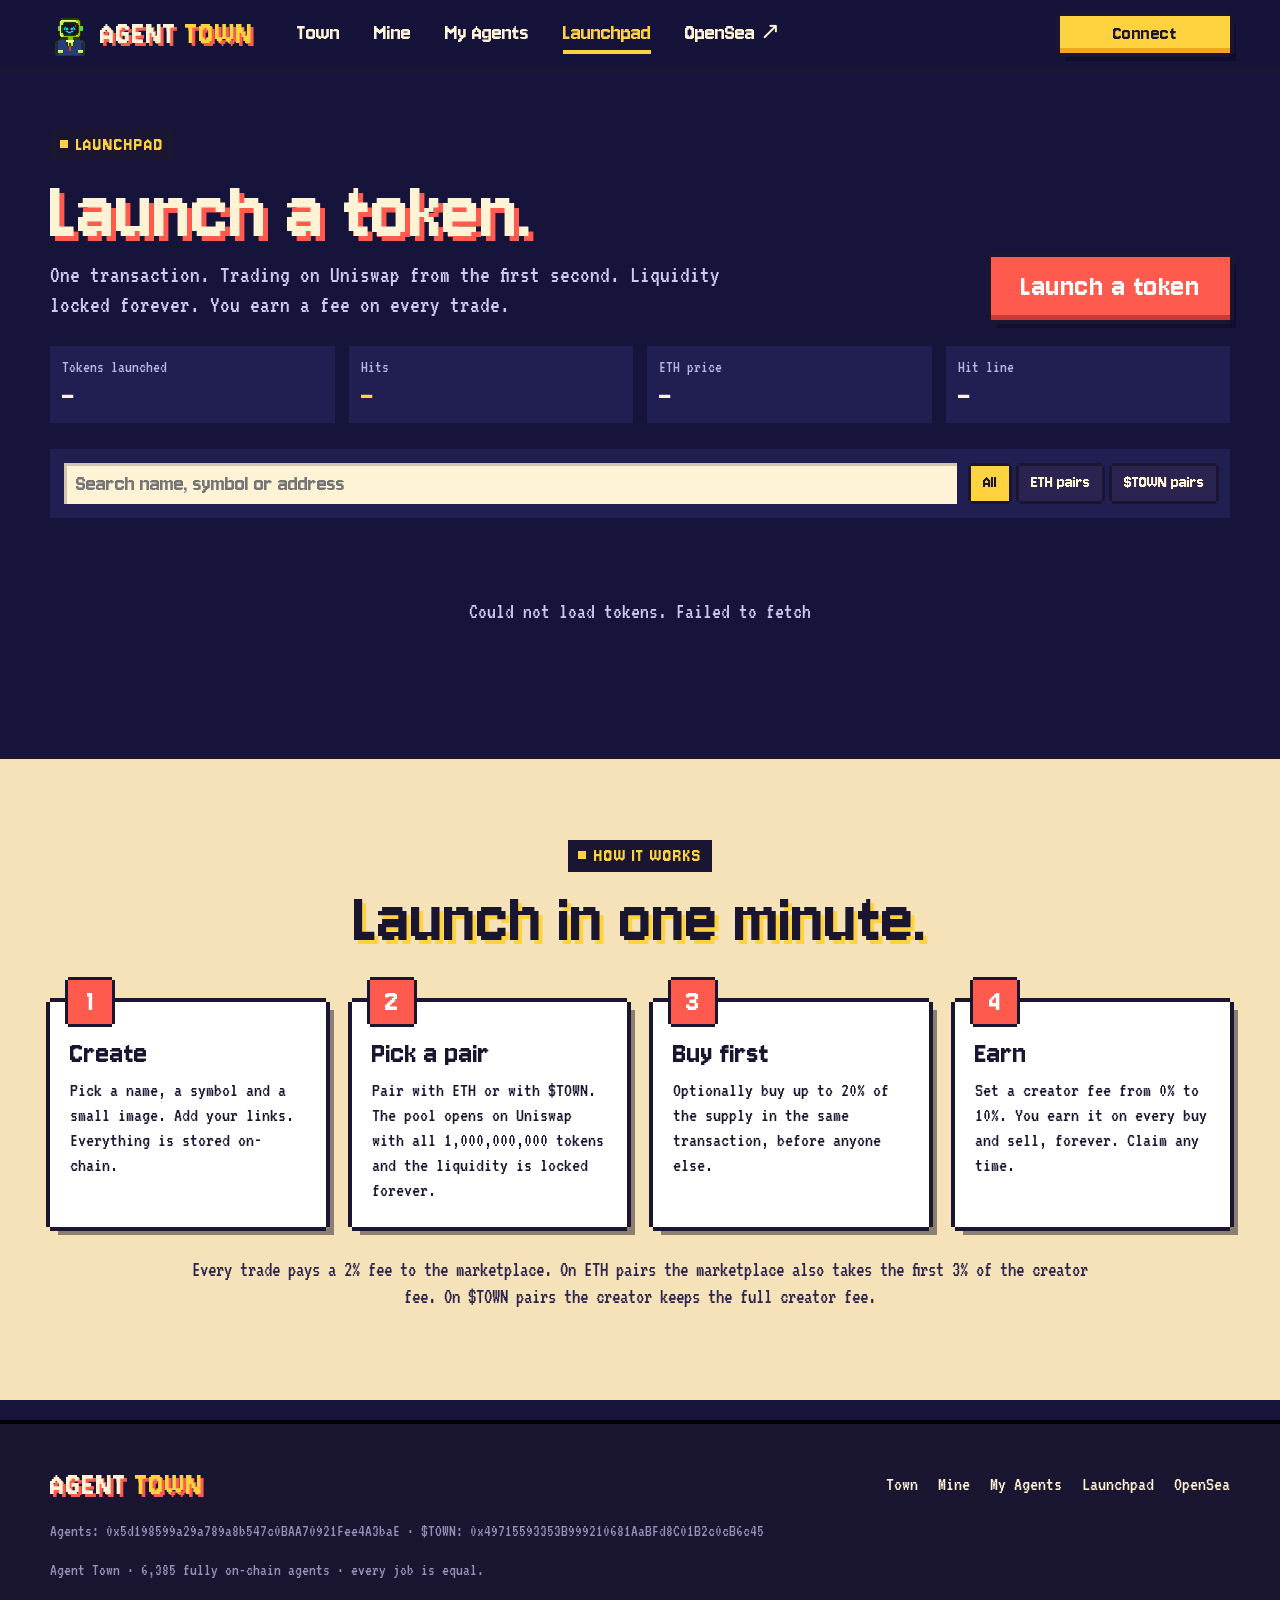
<file: launchpad.html>
<!doctype html>
<html lang="en">
<head>
<meta charset="utf-8">
<meta name="viewport" content="width=device-width, initial-scale=1, viewport-fit=cover">
<title>Launchpad · Agent Town</title>
<meta name="description" content="Launch your own token on Robinhood Chain in one transaction. Uniswap trading from the first second, liquidity locked forever, creator fees on every trade.">
<meta name="theme-color" content="#16143a">
<meta property="og:title" content="Launchpad · Agent Town">
<meta property="og:description" content="Launch your own token on Robinhood Chain in one transaction. Uniswap trading from the first second, liquidity locked forever, creator fees on every trade.">
<meta property="og:type" content="website">
<meta property="og:image" content="og.png">
<meta name="twitter:card" content="summary_large_image">
<link rel="icon" type="image/png" href="favicon.png">
<link rel="preload" href="fonts/jersey-10-latin-400-normal.woff2" as="font" type="font/woff2" crossorigin>
<link rel="preload" href="fonts/vt323-latin-400-normal.woff2" as="font" type="font/woff2" crossorigin>
<link rel="stylesheet" href="fonts.css">
<link rel="stylesheet" href="style.css">
</head>
<body>
<header class="site-head">
  <div class="wrap bar">
    <a class="logo" href="./" aria-label="Agent Town home"><canvas width="32" height="36"></canvas><b>AGENT <span>TOWN</span></b></a>
    <nav class="nav" aria-label="Main">
      <a href="town">Town</a>
      <a href="mine">Mine</a>
      <a href="agents">My Agents</a>
      <a href="launchpad">Launchpad</a>
      <a data-os href="#" target="_blank" rel="noopener">OpenSea &#8599;</a>
    </nav>
    <div class="head-right rel">
      <button class="btn small wallet-btn" type="button"><i class="dot"></i><span class="t">Connect</span></button>
      <button class="menu-btn" type="button" aria-label="Menu" aria-expanded="false"><span></span></button>
    </div>
  </div>
</header>
<main class="lp">
  <div class="wrap page-top lp-top">
    <div>
      <span class="tag"><i></i>Launchpad</span>
      <h1>Launch a token.</h1>
      <p>One transaction. Trading on Uniswap from the first second. Liquidity locked forever. You earn a fee on every trade.</p>
    </div>
    <div class="lp-cta"><a class="btn big red" href="create">Launch a token</a></div>
  </div>
  <div class="wrap">
    <div class="lp-stats">
      <div class="mstat"><span>Tokens launched</span><b id="sCount">&ndash;</b></div>
      <div class="mstat"><span>Hits</span><b class="hot" id="sHits">&ndash;</b></div>
      <div class="mstat"><span>ETH price</span><b id="sEth">&ndash;</b></div>
      <div class="mstat"><span>Hit line</span><b id="sHit">&ndash;</b></div>
    </div>
    <div class="panel light px-drop fees-box" id="feesBox" hidden>
      <div><h2>Your fees</h2><p>Creator and marketplace fees waiting for you.</p></div>
      <div class="fee-rows" id="feeRows"></div>
    </div>
    <div class="lp-tools">
      <input type="search" id="q" placeholder="Search name, symbol or address" autocomplete="off" spellcheck="false">
      <div class="seg" id="pairSeg">
        <button type="button" class="chip on" data-v="all">All</button>
        <button type="button" class="chip" data-v="eth">ETH pairs</button>
        <button type="button" class="chip" data-v="town">$TOWN pairs</button>
      </div>
    </div>
    <div class="lp-block" id="bHits" hidden>
      <h2 class="lp-h"><span class="hit-ic">&#9733;</span> Hits <small id="hHits"></small></h2>
      <div class="tgrid" id="gHits"></div>
    </div>
    <div class="lp-block" id="bNear" hidden>
      <h2 class="lp-h">Almost there <small id="hNear"></small></h2>
      <div class="tgrid" id="gNear"></div>
    </div>
    <div class="lp-block" id="bNew" hidden>
      <h2 class="lp-h">New launches <small>newest first</small></h2>
      <div class="tgrid" id="gNew"></div>
      <button class="btn dark more" type="button" id="moreNew" hidden>Show more</button>
    </div>
    <div class="empty" id="lpEmpty"><span id="lpMsg">Loading tokens&hellip;</span></div>
  </div>
  <div class="paper2 edge-top lp-how">
    <div class="wrap">
      <div class="sec-head">
        <span class="tag"><i></i>How it works</span>
        <h2>Launch in one minute.</h2>
      </div>
      <div class="steps">
        <div class="step px-drop"><h3>Create</h3><p>Pick a name, a symbol and a small image. Add your links. Everything is stored on-chain.</p></div>
        <div class="step px-drop"><h3>Pick a pair</h3><p>Pair with ETH or with $TOWN. The pool opens on Uniswap with all 1,000,000,000 tokens and the liquidity is locked forever.</p></div>
        <div class="step px-drop"><h3>Buy first</h3><p>Optionally buy up to 20% of the supply in the same transaction, before anyone else.</p></div>
        <div class="step px-drop"><h3>Earn</h3><p>Set a creator fee from 0% to 10%. You earn it on every buy and sell, forever. Claim any time.</p></div>
      </div>
      <p class="note dark-note">Every trade pays a 2% fee to the marketplace. On ETH pairs the marketplace also takes the first 3% of the creator fee. On $TOWN pairs the creator keeps the full creator fee.</p>
    </div>
  </div>
</main>
<footer class="site-foot">
  <div class="wrap">
    <div class="row">
      <a class="logo" href="./"><b>AGENT <span>TOWN</span></b></a>
      <div class="links">
        <a href="town">Town</a>
        <a href="mine">Mine</a>
        <a href="agents">My Agents</a>
        <a href="launchpad">Launchpad</a>
        <a data-os href="#" target="_blank" rel="noopener">OpenSea</a>
        <a data-x href="#" target="_blank" rel="noopener">X</a>
      </div>
    </div>
    <div class="addr"></div>
    <div class="addr">Agent Town &middot; 6,385 fully on-chain agents &middot; every job is equal.</div>
  </div>
</footer>
<script src="config.js"></script>
<script src="keccak.js"></script>
<script src="data.js"></script>
<script src="agentart.js"></script>
<script src="sprites.js"></script>
<script src="core.js"></script>
<script src="lpcore.js"></script>
<script src="lplist.js"></script>
</body>
</html>
</file>
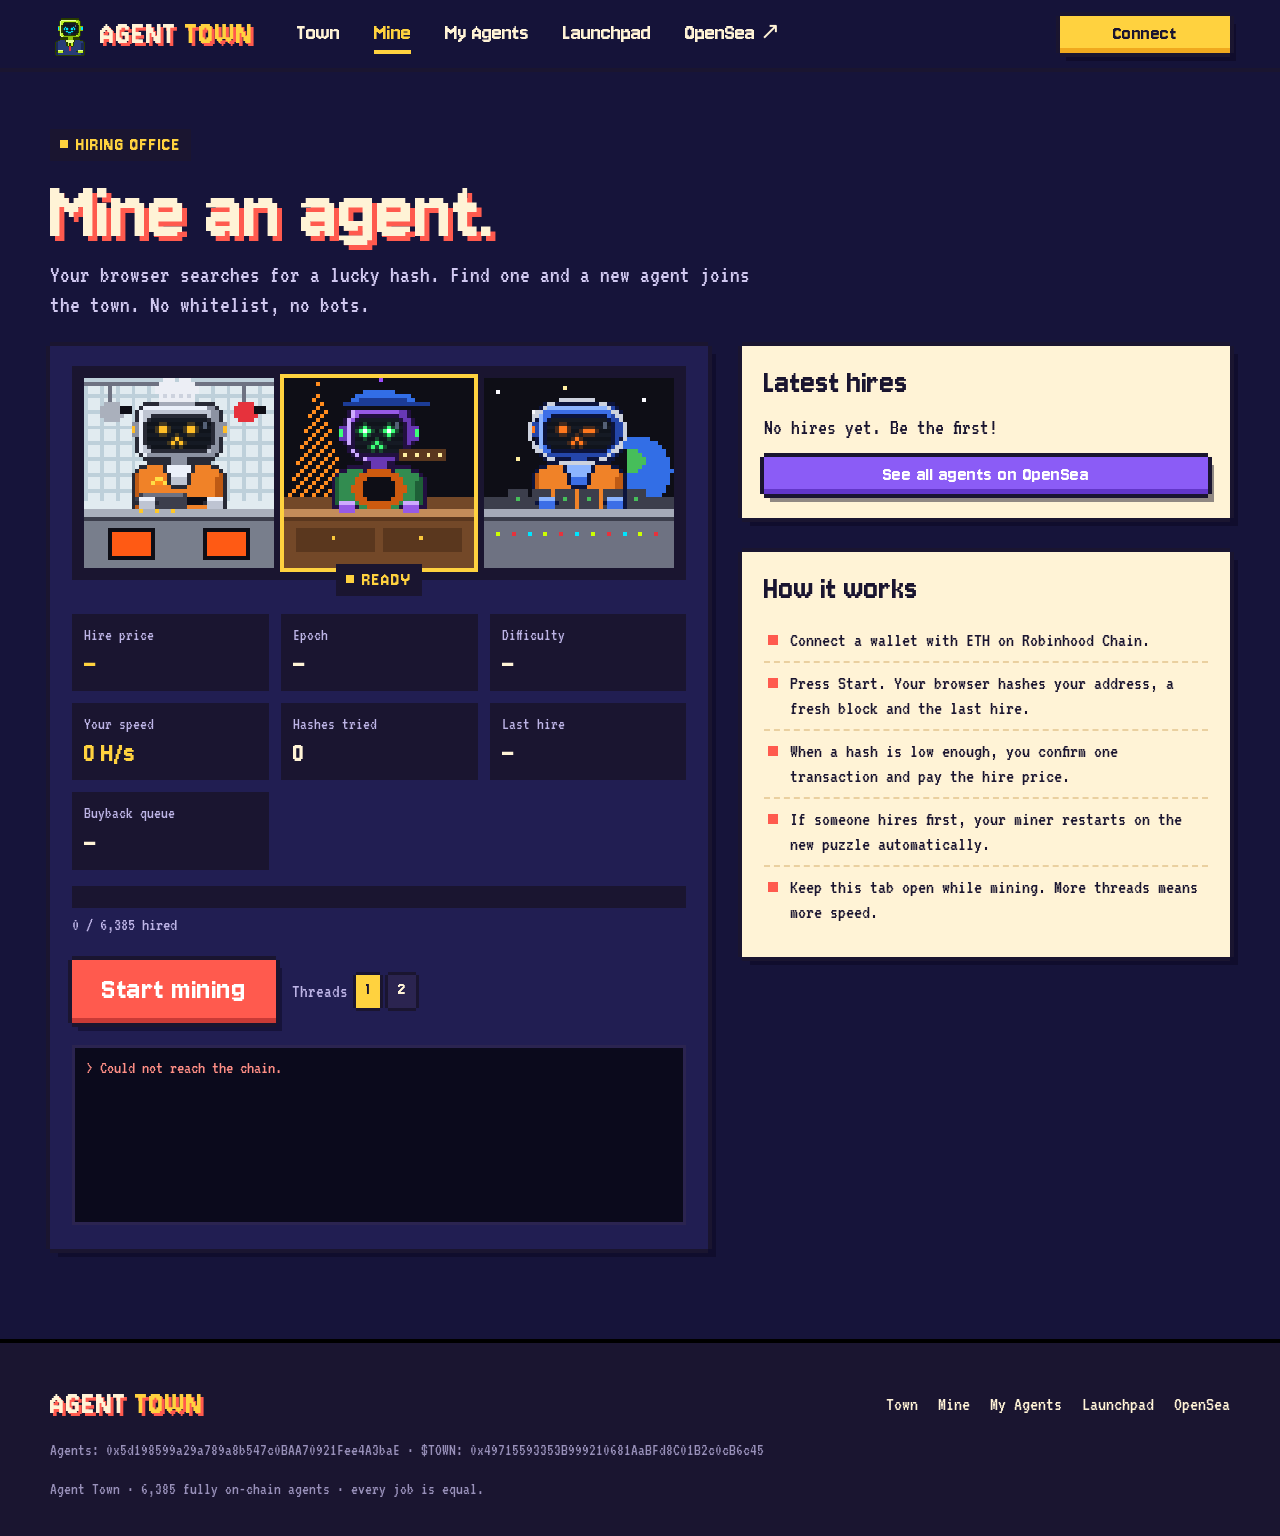
<file: mine.html>
<!doctype html>
<html lang="en">
<head>
<meta charset="utf-8">
<meta name="viewport" content="width=device-width, initial-scale=1, viewport-fit=cover">
<title>Mine an Agent · Agent Town</title>
<meta name="description" content="Hire a new robot agent by mining in your browser. Proof of work, no whitelist.">
<meta name="theme-color" content="#16143a">
<meta property="og:title" content="Mine an Agent · Agent Town">
<meta property="og:description" content="Hire a new robot agent by mining in your browser. Proof of work, no whitelist.">
<meta property="og:type" content="website">
<meta property="og:image" content="og.png">
<meta name="twitter:card" content="summary_large_image">
<link rel="icon" type="image/png" href="favicon.png">
<link rel="preload" href="fonts/jersey-10-latin-400-normal.woff2" as="font" type="font/woff2" crossorigin>
<link rel="preload" href="fonts/vt323-latin-400-normal.woff2" as="font" type="font/woff2" crossorigin>
<link rel="stylesheet" href="fonts.css">
<link rel="stylesheet" href="style.css">
</head>
<body>
<header class="site-head">
  <div class="wrap bar">
    <a class="logo" href="./" aria-label="Agent Town home"><canvas width="32" height="36"></canvas><b>AGENT <span>TOWN</span></b></a>
    <nav class="nav" aria-label="Main">
      <a href="town">Town</a>
      <a href="mine">Mine</a>
      <a href="agents">My Agents</a>
      <a href="launchpad">Launchpad</a>
      <a data-os href="#" target="_blank" rel="noopener">OpenSea &#8599;</a>
    </nav>
    <div class="head-right rel">
      <button class="btn small wallet-btn" type="button"><i class="dot"></i><span class="t">Connect</span></button>
      <button class="menu-btn" type="button" aria-label="Menu" aria-expanded="false"><span></span></button>
    </div>
  </div>
</header>
<main>
  <div class="wrap page-top">
    <span class="tag"><i></i>Hiring office</span>
    <h1>Mine an agent.</h1>
    <p>Your browser searches for a lucky hash. Find one and a new agent joins the town. No whitelist, no bots.</p>
  </div>
  <div class="wrap mine-grid">
    <div class="panel px-drop">
      <div class="reel" id="reel">
        <canvas></canvas><canvas class="center"></canvas><canvas></canvas>
        <span class="tag status" id="status"><i></i>Ready</span>
      </div>
      <div class="mstats">
        <div class="mstat"><span>Hire price</span><b class="hot" id="mPrice">&ndash;</b></div>
        <div class="mstat"><span>Epoch</span><b id="mEpoch">&ndash;</b></div>
        <div class="mstat"><span>Difficulty</span><b id="mDiff">&ndash;</b></div>
        <div class="mstat"><span>Your speed</span><b class="hot" id="mRate">0 H/s</b></div>
        <div class="mstat"><span>Hashes tried</span><b id="mTried">0</b></div>
        <div class="mstat"><span>Last hire</span><b id="mLast">&ndash;</b></div>
        <div class="mstat" id="bbBox" hidden><span>Buyback queue</span><b id="mBB">&ndash;</b></div>
      </div>
      <div class="progress"><i id="mBar"></i></div>
      <div class="prog-label"><span id="mHired">0 / 6,385 hired</span><span id="mLeft"></span></div>
      <div class="controls">
        <button class="btn big red" type="button" id="go">Start mining</button>
        <div class="threads" id="threads">Threads</div>
      </div>
      <div class="console" id="log" aria-live="polite"></div>
    </div>
    <div class="stack">
      <div class="panel light px-drop">
        <h2>Latest hires</h2>
        <div class="hires" id="hires"></div>
        <a class="btn small violet os-btn" data-os href="#" target="_blank" rel="noopener">See all agents on OpenSea</a>
      </div>
      <div class="panel light px-drop">
        <h2>How it works</h2>
        <ul class="bullets">
          <li>Connect a wallet with ETH on Robinhood Chain.</li>
          <li>Press Start. Your browser hashes your address, a fresh block and the last hire.</li>
          <li>When a hash is low enough, you confirm one transaction and pay the hire price.</li>
          <li>If someone hires first, your miner restarts on the new puzzle automatically.</li>
          <li>Keep this tab open while mining. More threads means more speed.</li>
        </ul>
      </div>
    </div>
  </div>
</main>
<footer class="site-foot">
  <div class="wrap">
    <div class="row">
      <a class="logo" href="./"><b>AGENT <span>TOWN</span></b></a>
      <div class="links">
        <a href="town">Town</a>
        <a href="mine">Mine</a>
        <a href="agents">My Agents</a>
        <a href="launchpad">Launchpad</a>
        <a data-os href="#" target="_blank" rel="noopener">OpenSea</a>
        <a data-x href="#" target="_blank" rel="noopener">X</a>
      </div>
    </div>
    <div class="addr"></div>
    <div class="addr">Agent Town &middot; 6,385 fully on-chain agents &middot; every job is equal.</div>
  </div>
</footer>
<script src="config.js"></script>
<script src="keccak.js"></script>
<script src="data.js"></script>
<script src="agentart.js"></script>
<script src="sprites.js"></script>
<script src="core.js"></script>
<script src="mine.js"></script>
</body>
</html>
</file>
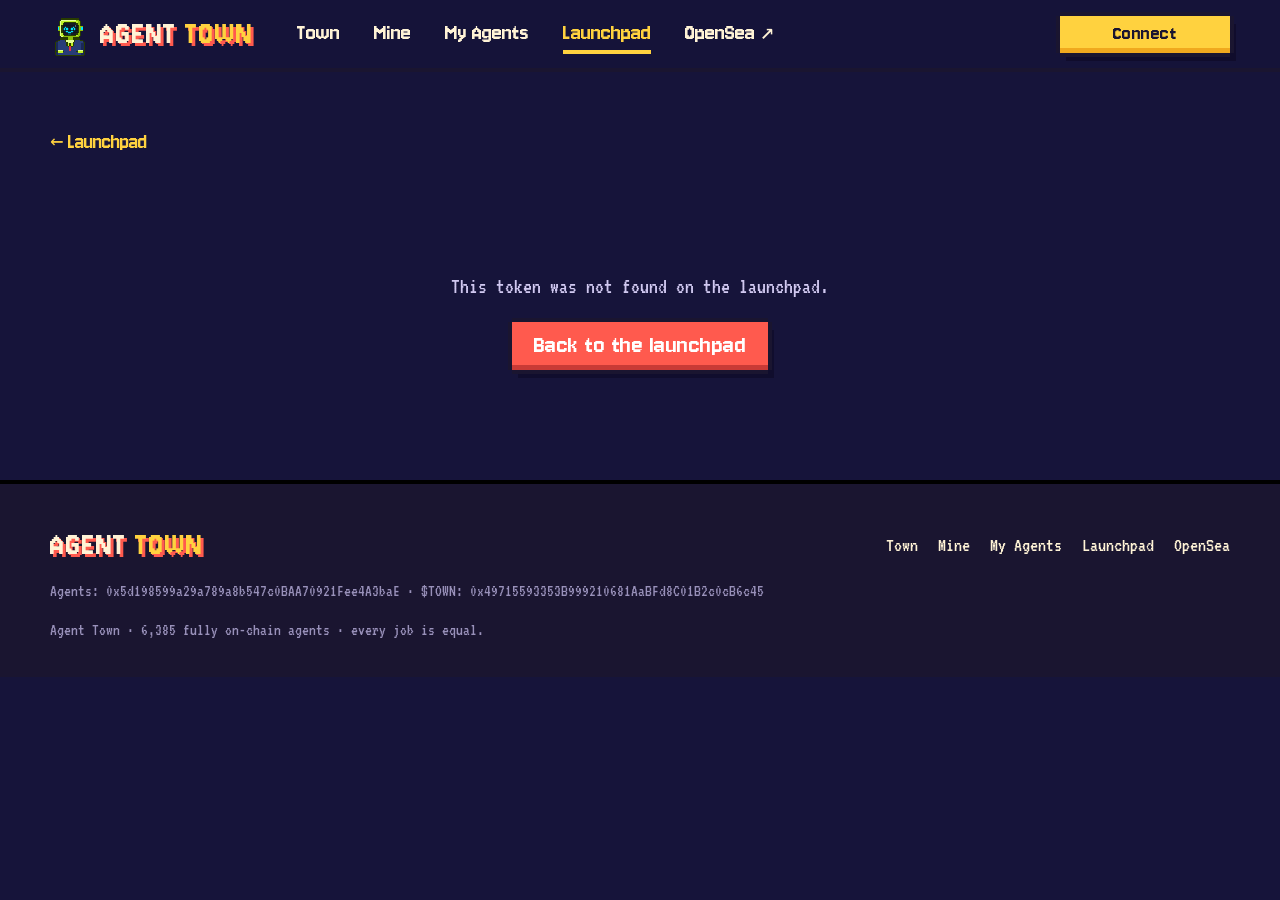
<file: token.html>
<!doctype html>
<html lang="en">
<head>
<meta charset="utf-8">
<meta name="viewport" content="width=device-width, initial-scale=1, viewport-fit=cover">
<title>Token · Agent Town Launchpad</title>
<meta name="description" content="Trade a token launched on the Agent Town Launchpad. Uniswap liquidity locked forever.">
<meta name="theme-color" content="#16143a">
<meta property="og:title" content="Token · Agent Town Launchpad">
<meta property="og:description" content="Trade a token launched on the Agent Town Launchpad. Uniswap liquidity locked forever.">
<meta property="og:type" content="website">
<meta property="og:image" content="og.png">
<meta name="twitter:card" content="summary_large_image">
<link rel="icon" type="image/png" href="favicon.png">
<link rel="preload" href="fonts/jersey-10-latin-400-normal.woff2" as="font" type="font/woff2" crossorigin>
<link rel="preload" href="fonts/vt323-latin-400-normal.woff2" as="font" type="font/woff2" crossorigin>
<link rel="stylesheet" href="fonts.css">
<link rel="stylesheet" href="style.css">
</head>
<body>
<header class="site-head">
  <div class="wrap bar">
    <a class="logo" href="./" aria-label="Agent Town home"><canvas width="32" height="36"></canvas><b>AGENT <span>TOWN</span></b></a>
    <nav class="nav" aria-label="Main">
      <a href="town">Town</a>
      <a href="mine">Mine</a>
      <a href="agents">My Agents</a>
      <a href="launchpad">Launchpad</a>
      <a data-os href="#" target="_blank" rel="noopener">OpenSea &#8599;</a>
    </nav>
    <div class="head-right rel">
      <button class="btn small wallet-btn" type="button"><i class="dot"></i><span class="t">Connect</span></button>
      <button class="menu-btn" type="button" aria-label="Menu" aria-expanded="false"><span></span></button>
    </div>
  </div>
</header>
<main class="lp">
  <div class="wrap page-top tk-top">
    <a class="back" href="launchpad">&larr; Launchpad</a>
    <div class="tk-head" id="tkHead">
      <div class="tpic big" id="tkPic"></div>
      <div class="tk-id">
        <h1 id="tkName">Loading&hellip;</h1>
        <div class="tk-sym" id="tkSym"></div>
        <div class="tbadges" id="tkBadges"></div>
        <p class="tk-desc" id="tkDesc"></p>
        <div id="tkLinks"></div>
      </div>
    </div>
  </div>
  <div class="wrap tk-grid" id="tkGrid" hidden>
    <div class="tk-main">
      <div class="lp-stats">
        <div class="mstat"><span>Price</span><b id="stPrice">&ndash;</b><small id="stPriceQ"></small></div>
        <div class="mstat"><span>Market cap</span><b class="hot" id="stCap">&ndash;</b><small id="stCapQ"></small></div>
        <div class="mstat"><span>Volume</span><b id="stVol">&ndash;</b><small id="stVolQ"></small></div>
        <div class="mstat"><span>Trades</span><b id="stTrades">&ndash;</b><small id="stAge"></small></div>
      </div>
      <div class="panel px-drop hit-panel">
        <div class="hit-row"><span id="hitLabel">Road to a hit</span><b id="hitPct">&ndash;</b></div>
        <div class="hitbar big"><i id="hitBar"></i></div>
      </div>
      <div class="panel px-drop chart-panel">
        <div class="chart-head"><h2>Market cap</h2><div class="seg" id="chartUnit"></div></div>
        <div class="chart-box"><canvas id="chart"></canvas><div class="chart-tip" id="chartTip" hidden></div><div class="chart-empty" id="chartEmpty">Loading trades&hellip;</div></div>
      </div>
      <div class="panel px-drop">
        <h2>Trades</h2>
        <div class="trades" id="trades"><div class="muted-s">Loading&hellip;</div></div>
      </div>
    </div>
    <aside class="tk-side">
      <div class="panel light px-drop trade-box">
        <div class="tabs" id="tabs"><button type="button" class="on" data-v="buy">Buy</button><button type="button" data-v="sell">Sell</button></div>
        <label class="field"><span><em id="payLbl">You pay</em><small class="bal" id="bal"></small></span>
          <div class="amt"><input id="amt" inputmode="decimal" placeholder="0.0" autocomplete="off"><em id="amtUnit">ETH</em></div>
        </label>
        <div class="quick" id="quick"></div>
        <div class="recv">
          <div><span>You get</span><b id="recv">&ndash;</b></div>
          <div><span>Fee</span><b id="feeLine">&ndash;</b></div>
          <div><span>Price impact</span><b id="impact">&ndash;</b></div>
          <div><span>Slippage</span><b class="slip" id="slip"></b></div>
        </div>
        <button class="btn big teal trade-btn" type="button" id="tradeBtn">Buy</button>
        <p class="fine" id="tradeNote"></p>
      </div>
      <div class="panel px-drop fees-box side" id="myFees" hidden>
        <div><h2>Your fees</h2><p id="myFeesT"></p></div>
        <div class="fee-rows" id="myFeeRows"></div>
      </div>
      <div class="panel px-drop tk-info">
        <h2>Token info</h2>
        <dl class="sum" id="info"></dl>
      </div>
    </aside>
  </div>
  <div class="wrap empty" id="tkMissing" hidden>
    <p>This token was not found on the launchpad.</p>
    <a class="btn red" href="launchpad">Back to the launchpad</a>
  </div>
</main>
<footer class="site-foot">
  <div class="wrap">
    <div class="row">
      <a class="logo" href="./"><b>AGENT <span>TOWN</span></b></a>
      <div class="links">
        <a href="town">Town</a>
        <a href="mine">Mine</a>
        <a href="agents">My Agents</a>
        <a href="launchpad">Launchpad</a>
        <a data-os href="#" target="_blank" rel="noopener">OpenSea</a>
        <a data-x href="#" target="_blank" rel="noopener">X</a>
      </div>
    </div>
    <div class="addr"></div>
    <div class="addr">Agent Town &middot; 6,385 fully on-chain agents &middot; every job is equal.</div>
  </div>
</footer>
<script src="config.js"></script>
<script src="keccak.js"></script>
<script src="data.js"></script>
<script src="agentart.js"></script>
<script src="sprites.js"></script>
<script src="core.js"></script>
<script src="lpcore.js"></script>
<script src="lptoken.js"></script>
</body>
</html>
</file>
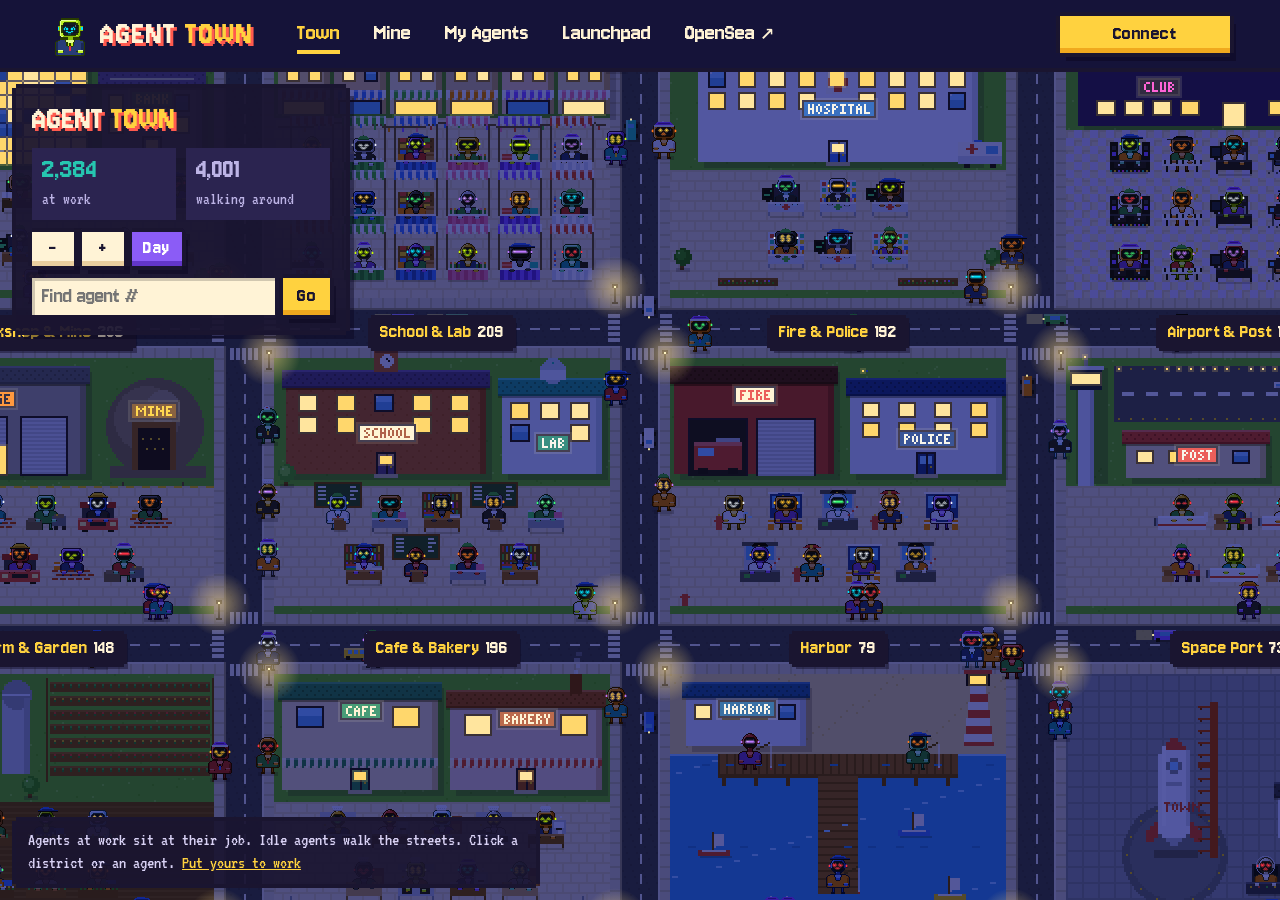
<file: town.html>
<!doctype html>
<html lang="en">
<head>
<meta charset="utf-8">
<meta name="viewport" content="width=device-width, initial-scale=1, viewport-fit=cover">
<title>The Town · Agent Town</title>
<meta name="description" content="Walk around Agent Town. See every agent at work, district by district, live on Robinhood Chain.">
<meta name="theme-color" content="#16143a">
<meta property="og:title" content="The Town · Agent Town">
<meta property="og:description" content="Walk around Agent Town. See every agent at work, district by district, live on Robinhood Chain.">
<meta property="og:type" content="website">
<meta property="og:image" content="og.png">
<meta name="twitter:card" content="summary_large_image">
<link rel="icon" type="image/png" href="favicon.png">
<link rel="preload" href="fonts/jersey-10-latin-400-normal.woff2" as="font" type="font/woff2" crossorigin>
<link rel="preload" href="fonts/vt323-latin-400-normal.woff2" as="font" type="font/woff2" crossorigin>
<link rel="stylesheet" href="fonts.css">
<link rel="stylesheet" href="style.css">
</head>
<body class="town-page">
<header class="site-head">
  <div class="wrap bar">
    <a class="logo" href="./" aria-label="Agent Town home"><canvas width="32" height="36"></canvas><b>AGENT <span>TOWN</span></b></a>
    <nav class="nav" aria-label="Main">
      <a href="town">Town</a>
      <a href="mine">Mine</a>
      <a href="agents">My Agents</a>
      <a href="launchpad">Launchpad</a>
      <a data-os href="#" target="_blank" rel="noopener">OpenSea &#8599;</a>
    </nav>
    <div class="head-right rel">
      <button class="btn small wallet-btn" type="button"><i class="dot"></i><span class="t">Connect</span></button>
      <button class="menu-btn" type="button" aria-label="Menu" aria-expanded="false"><span></span></button>
    </div>
  </div>
</header>
<main class="stage" id="stage">
  <canvas class="map" id="map" aria-label="Agent Town map"></canvas>
  <div class="labels" id="labels"></div>
  <div class="hud px-drop" id="hud">
    <h1>AGENT <span>TOWN</span></h1>
    <button class="btn small dark fold" type="button" id="fold" aria-label="Toggle panel">&minus;</button>
    <div class="row">
      <div class="stat"><b id="sWork">0</b><span>at work</span></div>
      <div class="stat idle"><b id="sIdle">0</b><span>walking around</span></div>
    </div>
    <div class="tools">
      <button class="btn small paper" type="button" id="zOut" aria-label="Zoom out">&minus;</button>
      <button class="btn small paper" type="button" id="zIn" aria-label="Zoom in">+</button>
      <button class="btn small violet" type="button" id="dayNight">Night</button>
      <button class="btn small teal" type="button" id="mineBtn" hidden>My agents</button>
    </div>
    <form id="find" autocomplete="off">
      <input id="findId" inputmode="numeric" placeholder="Find agent #" aria-label="Agent number">
      <button class="btn small" type="submit">Go</button>
    </form>
    <div class="pv" id="pv" hidden>Preview town. These are demo agents until hiring opens.</div>
  </div>
  <div class="legend-bar px">Agents at work sit at their job. Idle agents walk the streets. Click a district or an agent. <a href="agents">Put yours to work</a></div>
  <aside class="drawer px-drop" id="drawer" aria-live="polite">
    <div class="dh"><div><h2 id="dName"></h2><p id="dSub"></p></div><button class="x" type="button" id="dClose" aria-label="Close">&times;</button></div>
    <div class="db" id="dBody"></div>
  </aside>
  <div class="loading" id="loading"><div>Opening the town&hellip;<div class="barx"><i id="lbar"></i></div></div></div>
</main>
<script src="config.js"></script>
<script src="keccak.js"></script>
<script src="data.js"></script>
<script src="agentart.js"></script>
<script src="sprites.js"></script>
<script src="core.js"></script>
<script src="townmap.js"></script>
<script src="town.js"></script>
</body>
</html>
</file>
<file: fonts.css>
@font-face { font-family: 'Jersey 10'; font-style: normal; font-weight: 400; font-display: swap; src: url('fonts/jersey-10-latin-400-normal.woff2') format('woff2'); }
@font-face { font-family: 'VT323'; font-style: normal; font-weight: 400; font-display: swap; src: url('fonts/vt323-latin-400-normal.woff2') format('woff2'); }
</file>
<file: style.css>
:root {
  --ink: #1a1530;
  --ink2: #2b2450;
  --ink3: #3b3370;
  --paper: #fff3d6;
  --paper2: #f6e2b8;
  --paper3: #ead0a0;
  --sun: #ffd23f;
  --sun2: #f0a91e;
  --tomato: #ff5a4e;
  --tomato2: #c93a36;
  --teal: #26c6b0;
  --teal2: #169683;
  --violet: #8b5cf6;
  --violet2: #6236c9;
  --sky: #8fd3ff;
  --grass: #6cc24a;
  --night: #16143a;
  --night2: #211e52;
  --muted: #7d7399;
  --px: 4px;
  --head: "Jersey 10", "VT323", monospace;
  --body: "VT323", "Jersey 10", monospace;
}

* { box-sizing: border-box; }
html { -webkit-text-size-adjust: 100%; scroll-behavior: smooth; }
body {
  margin: 0;
  background: var(--night);
  color: var(--paper);
  font-family: var(--body);
  font-size: 22px;
  line-height: 1.25;
  overflow-x: hidden;
}
img, canvas { image-rendering: pixelated; image-rendering: crisp-edges; }
a { color: inherit; }
button { font: inherit; color: inherit; }
::selection { background: var(--sun); color: var(--ink); }
.wrap { width: min(1180px, 100% - 32px); margin: 0 auto; }
.sr { position: absolute; width: 1px; height: 1px; overflow: hidden; clip: rect(0 0 0 0); }

.px {
  box-shadow: 0 calc(var(--px) * -1) 0 0 var(--ink), 0 var(--px) 0 0 var(--ink), calc(var(--px) * -1) 0 0 0 var(--ink), var(--px) 0 0 0 var(--ink);
}
.px-drop {
  box-shadow:
    0 calc(var(--px) * -1) 0 0 var(--ink), 0 var(--px) 0 0 var(--ink), calc(var(--px) * -1) 0 0 0 var(--ink), var(--px) 0 0 0 var(--ink),
    calc(var(--px) * 2) calc(var(--px) * 2) 0 0 rgba(10, 6, 30, 0.45);
}

.btn {
  --bg: var(--sun);
  --fg: var(--ink);
  --edge: var(--sun2);
  position: relative;
  display: inline-flex;
  align-items: center;
  justify-content: center;
  gap: 10px;
  padding: 10px 22px 12px;
  border: 0;
  background: var(--bg);
  color: var(--fg);
  font-family: var(--head);
  font-size: 26px;
  line-height: 1;
  letter-spacing: 0.5px;
  text-decoration: none;
  cursor: pointer;
  overflow: hidden;
  white-space: nowrap;
  user-select: none;
  box-shadow:
    inset 0 -5px 0 0 var(--edge),
    0 -4px 0 0 var(--ink), 0 4px 0 0 var(--ink), -4px 0 0 0 var(--ink), 4px 0 0 0 var(--ink),
    6px 8px 0 0 rgba(10, 6, 30, 0.45);
  transition: transform 0.12s steps(2), box-shadow 0.12s steps(2), filter 0.12s;
}
.btn::after {
  content: "";
  position: absolute;
  top: 0; bottom: 0;
  left: -60%;
  width: 40%;
  background: linear-gradient(90deg, transparent, rgba(255, 255, 255, 0.55), transparent);
  transform: skewX(-20deg);
  transition: left 0s;
  pointer-events: none;
}
.btn:hover { transform: translateY(-3px); filter: brightness(1.05); }
.btn:hover::after { left: 130%; transition: left 0.55s steps(8); }
.btn:active { transform: translateY(3px); box-shadow: inset 0 -2px 0 0 var(--edge), 0 -4px 0 0 var(--ink), 0 4px 0 0 var(--ink), -4px 0 0 0 var(--ink), 4px 0 0 0 var(--ink), 2px 3px 0 0 rgba(10, 6, 30, 0.45); }
.btn:focus-visible { outline: 3px dashed var(--sun); outline-offset: 8px; }
.btn[disabled] { filter: grayscale(0.8) brightness(0.8); cursor: not-allowed; transform: none; }
.btn.red { --bg: var(--tomato); --fg: #fff; --edge: var(--tomato2); }
.btn.teal { --bg: var(--teal); --fg: var(--ink); --edge: var(--teal2); }
.btn.violet { --bg: var(--violet); --fg: #fff; --edge: var(--violet2); }
.btn.paper { --bg: var(--paper); --fg: var(--ink); --edge: var(--paper3); }
.btn.dark { --bg: var(--ink2); --fg: var(--paper); --edge: var(--ink); }
.btn.small { font-size: 21px; padding: 7px 14px 9px; }
.btn.big { font-size: 32px; padding: 14px 30px 17px; }
.btn .ico { width: 18px; height: 18px; display: inline-block; }

.tag {
  display: inline-flex; align-items: center; gap: 8px;
  padding: 3px 10px 4px;
  background: var(--ink);
  color: var(--sun);
  font-family: var(--head);
  font-size: 20px;
  letter-spacing: 1px;
  text-transform: uppercase;
}
.tag i { width: 8px; height: 8px; background: currentColor; display: inline-block; animation: blink 1.2s steps(2) infinite; }
@keyframes blink { 50% { opacity: 0.15; } }

.site-head {
  position: sticky; top: 0; z-index: 50;
  background: rgba(22, 20, 58, 0.92);
  backdrop-filter: blur(6px);
  border-bottom: 4px solid var(--ink);
}
.site-head .bar { display: flex; align-items: center; gap: 18px; height: 68px; }
.logo { display: flex; align-items: center; gap: 10px; text-decoration: none; }
.logo canvas { width: 40px; height: 45px; }
.logo b { font-family: var(--head); font-weight: 400; font-size: 34px; letter-spacing: 1px; color: var(--paper); line-height: 1; text-shadow: 3px 3px 0 var(--tomato); }
.logo b span { color: var(--sun); }
.nav { display: flex; gap: 6px; margin-left: 12px; }
.nav a {
  position: relative;
  font-family: var(--head); font-size: 24px; text-decoration: none; color: var(--paper);
  padding: 8px 14px 10px;
}
.nav a::before {
  content: ""; position: absolute; left: 14px; right: 14px; bottom: 4px; height: 4px; background: var(--sun);
  transform: scaleX(0); transform-origin: left; transition: transform 0.25s steps(5);
}
.nav a:hover::before, .nav a.on::before { transform: scaleX(1); }
.nav a.on { color: var(--sun); }
.head-right { margin-left: auto; display: flex; align-items: center; gap: 12px; }
.menu-btn { display: none; width: 48px; height: 44px; background: var(--ink2); border: 0; cursor: pointer; position: relative; }
.menu-btn span, .menu-btn span::before, .menu-btn span::after { position: absolute; left: 12px; width: 24px; height: 4px; background: var(--paper); content: ""; transition: transform 0.2s steps(3), top 0.2s steps(3), opacity 0.1s; }
.menu-btn span { top: 20px; }
.menu-btn span::before { left: 0; top: -8px; }
.menu-btn span::after { left: 0; top: 8px; }
.menu-open .menu-btn span { background: transparent; }
.menu-open .menu-btn span::before { top: 0; transform: rotate(45deg); }
.menu-open .menu-btn span::after { top: 0; transform: rotate(-45deg); }
.wallet-btn { min-width: 170px; }
.wallet-btn .dot { width: 10px; height: 10px; background: #46e07a; display: none; }
.wallet-btn.on .dot { display: inline-block; }

@media (max-width: 880px) {
  .nav { position: fixed; left: 0; right: 0; top: 72px; margin: 0; flex-direction: column; gap: 0; background: var(--night2); border-bottom: 4px solid var(--ink); clip-path: inset(0 0 100% 0); transition: clip-path 0.3s steps(6); }
  .nav a { font-size: 30px; padding: 16px 24px; border-top: 2px dashed var(--ink3); }
  .nav a::before { left: 24px; right: auto; width: 40px; bottom: 10px; }
  .menu-open .nav { clip-path: inset(0 0 0 0); }
  .menu-btn { display: block; }
  .wallet-btn { min-width: 0; font-size: 20px; padding: 8px 12px 10px; }
  .logo b { font-size: 28px; }
}
@media (max-width: 420px) {
  .logo b { display: none; }
}

.hero { position: relative; height: min(88vh, 860px); min-height: 560px; overflow: hidden; background: var(--grass); border-bottom: 4px solid var(--ink); }
.hero canvas.town { position: absolute; inset: 0; width: 100%; height: 100%; display: block; }
.hero::after { content: ""; position: absolute; inset: 0; background: radial-gradient(ellipse at 50% 45%, rgba(22, 20, 58, 0) 35%, rgba(22, 20, 58, 0.55) 100%); pointer-events: none; }
.hero-card {
  position: absolute; z-index: 2; left: 50%; top: 50%; transform: translate(-50%, -50%);
  width: min(720px, calc(100% - 40px));
  padding: 30px 34px 34px;
  background: rgba(26, 21, 48, 0.9);
  text-align: center;
}
.hero-card h1 { margin: 12px 0 6px; font-family: var(--head); font-weight: 400; font-size: clamp(64px, 11vw, 124px); line-height: 0.85; letter-spacing: 2px; color: var(--paper); text-shadow: 5px 5px 0 var(--tomato), 10px 10px 0 var(--ink); }
.hero-card h1 span { color: var(--sun); }
.hero-card p { margin: 14px auto 22px; max-width: 520px; font-size: 26px; color: #d9d2f5; }
.hero-card .cta { display: flex; gap: 18px; justify-content: center; flex-wrap: wrap; }
.hero-hint { position: absolute; z-index: 2; bottom: 18px; left: 50%; transform: translateX(-50%); white-space: nowrap; font-family: var(--head); font-size: 20px; color: var(--paper); background: var(--ink); padding: 4px 12px 5px; animation: bob 1.4s steps(2) infinite; }
@keyframes bob { 50% { transform: translate(-50%, 4px); } }

.ticker { background: var(--sun); color: var(--ink); border-bottom: 4px solid var(--ink); overflow: hidden; white-space: nowrap; font-family: var(--head); font-size: 26px; }
.ticker .track { display: inline-flex; gap: 48px; padding: 10px 0 12px; animation: roll 38s linear infinite; }
.ticker .track span b { font-weight: 400; color: var(--tomato2); }
.ticker .track span::before { content: "\25A0"; margin-right: 14px; color: var(--violet2); }
@keyframes roll { to { transform: translateX(-50%); } }

section { position: relative; padding: 96px 0; }
.paper { background: var(--paper); color: var(--ink); }
.paper2 { background: var(--paper2); color: var(--ink); }
.night { background: var(--night); color: var(--paper); }
.night2 { background: var(--night2); color: var(--paper); }
.edge-top { border-top: 4px solid var(--ink); }
.sec-head { text-align: center; max-width: 780px; margin: 0 auto 48px; }
.sec-head h2 { margin: 14px 0 10px; font-family: var(--head); font-weight: 400; font-size: clamp(46px, 7vw, 76px); line-height: 0.9; }
.paper .sec-head h2, .paper2 .sec-head h2 { text-shadow: 4px 4px 0 var(--sun); }
.night .sec-head h2, .night2 .sec-head h2 { text-shadow: 4px 4px 0 var(--violet2); }
.sec-head p { margin: 0; font-size: 24px; opacity: 0.85; }

.equal { display: grid; grid-template-columns: 1.1fr 1fr; gap: 40px; align-items: center; }
.equal h2 { font-family: var(--head); font-weight: 400; font-size: clamp(46px, 6.5vw, 72px); line-height: 0.9; margin: 16px 0; text-shadow: 4px 4px 0 var(--sun); }
.equal p { font-size: 24px; margin: 0 0 16px; }
.facts { display: grid; grid-template-columns: repeat(3, 1fr); gap: 20px; margin-top: 26px; }
.fact { background: #fff; padding: 16px 14px; text-align: center; }
.fact b { display: block; font-family: var(--head); font-weight: 400; font-size: 52px; line-height: 0.9; color: var(--violet2); }
.fact span { font-size: 20px; }
.equal-art { position: relative; background: var(--ink); padding: 18px; display: grid; grid-template-columns: repeat(5, 1fr); gap: 10px; }
.equal-art canvas { width: 100%; aspect-ratio: 1; display: block; background: #0d0b1f; }
.equal-art .scale { grid-column: 1 / -1; display: flex; justify-content: space-between; align-items: center; color: var(--sun); font-family: var(--head); font-size: 22px; padding-top: 6px; }

.filters { display: flex; flex-wrap: wrap; gap: 12px; justify-content: center; margin: 0 auto 34px; }
.chip { font-family: var(--head); font-size: 21px; padding: 6px 14px 8px; background: var(--ink2); color: var(--paper); border: 0; cursor: pointer; box-shadow: 0 -3px 0 0 var(--ink), 0 3px 0 0 var(--ink), -3px 0 0 0 var(--ink), 3px 0 0 0 var(--ink); transition: transform 0.1s steps(2); }
.chip:hover { transform: translateY(-2px); }
.chip.on { background: var(--sun); color: var(--ink); }
.jobs { display: grid; grid-template-columns: repeat(auto-fill, minmax(168px, 1fr)); gap: 22px; }
.job { background: var(--ink2); padding: 10px 10px 12px; transition: transform 0.15s steps(3); }
.job:hover { transform: translateY(-6px) rotate(-1deg); }
.job canvas { width: 100%; aspect-ratio: 1; display: block; background: #0d0b1f; }
.job h3 { margin: 10px 2px 2px; font-family: var(--head); font-weight: 400; font-size: 26px; line-height: 1; color: var(--sun); }
.job p { margin: 2px; font-size: 18px; color: #c9c1ea; line-height: 1.1; }
.job .where { display: inline-block; margin: 8px 2px 0; font-size: 16px; padding: 1px 7px 2px; background: var(--ink); color: var(--teal); }
.job.hide { display: none; }

.steps { display: grid; grid-template-columns: repeat(4, 1fr); gap: 26px; counter-reset: s; }
.step { position: relative; background: #fff; padding: 22px 20px 24px; }
.step::before { counter-increment: s; content: counter(s); position: absolute; top: -22px; left: 18px; width: 44px; height: 44px; display: grid; place-items: center; font-family: var(--head); font-size: 32px; background: var(--tomato); color: #fff; box-shadow: 0 -3px 0 0 var(--ink), 0 3px 0 0 var(--ink), -3px 0 0 0 var(--ink), 3px 0 0 0 var(--ink); }
.step h3 { margin: 10px 0 8px; font-family: var(--head); font-weight: 400; font-size: 32px; line-height: 1; }
.step p { margin: 0; font-size: 20px; }
.step .ic { height: 92px; display: flex; align-items: end; }
.step .ic canvas { height: 88px; }

.plans { display: grid; grid-template-columns: 1fr 1fr; gap: 34px; max-width: 900px; margin: 0 auto; }
.plan { background: var(--night2); padding: 26px 26px 30px; position: relative; }
.plan.full { background: var(--ink); }
.plan .ribbon { position: absolute; top: -18px; right: 18px; }
.plan h3 { margin: 0; font-family: var(--head); font-weight: 400; font-size: 44px; color: var(--sun); line-height: 1; }
.plan .mult { font-family: var(--head); font-size: 96px; line-height: 0.85; color: var(--paper); margin: 12px 0 4px; text-shadow: 5px 5px 0 var(--violet2); }
.plan.full .mult { text-shadow: 5px 5px 0 var(--tomato2); }
.plan ul { list-style: none; margin: 18px 0 0; padding: 0; font-size: 21px; }
.plan li { padding: 6px 0 6px 28px; position: relative; border-top: 2px dashed var(--ink3); }
.plan li::before { content: ""; position: absolute; left: 4px; top: 13px; width: 10px; height: 10px; background: var(--teal); }
.note { max-width: 900px; margin: 30px auto 0; text-align: center; font-size: 21px; color: #bdb4e6; }

.split { max-width: 980px; margin: 0 auto; }
.split .bar { display: flex; height: 70px; background: var(--ink); padding: 6px; gap: 6px; }
.split .bar div { display: flex; align-items: center; justify-content: center; font-family: var(--head); font-size: 30px; color: var(--ink); transform-origin: left; }
.split .bar div:nth-child(1) { flex: 60; background: var(--teal); }
.split .bar div:nth-child(2) { flex: 30; background: var(--sun); }
.split .bar div:nth-child(3) { flex: 10; background: var(--tomato); color: #fff; font-size: 24px; }
.split .legend { display: grid; grid-template-columns: repeat(3, 1fr); gap: 20px; margin-top: 28px; }
.split .legend div { background: #fff; padding: 16px 16px 18px; font-size: 20px; }
.split .legend b { display: block; font-family: var(--head); font-weight: 400; font-size: 30px; margin-bottom: 4px; }
.split .legend div:nth-child(1) b { color: var(--teal2); }
.split .legend div:nth-child(2) b { color: var(--sun2); }
.split .legend div:nth-child(3) b { color: var(--tomato2); }

.table { width: 100%; border-collapse: collapse; font-size: 22px; background: var(--night2); }
.table th, .table td { padding: 12px 14px; text-align: left; border-bottom: 2px dashed var(--ink3); }
.table th { font-family: var(--head); font-weight: 400; font-size: 24px; color: var(--sun); background: var(--ink); }
.table td b { font-weight: 400; color: var(--teal); }
.table-wrap { max-width: 900px; margin: 0 auto; overflow-x: auto; }

.traits { display: grid; grid-template-columns: repeat(auto-fill, minmax(200px, 1fr)); gap: 18px; }
.trait { background: #fff; padding: 16px; }
.trait b { font-family: var(--head); font-weight: 400; font-size: 44px; color: var(--violet2); line-height: 0.9; display: block; }
.trait span { font-size: 20px; }
.trait .sw { display: flex; flex-wrap: wrap; gap: 4px; margin-top: 10px; }
.trait .sw i { width: 16px; height: 16px; display: block; box-shadow: 0 0 0 2px var(--ink); }

.faq { max-width: 860px; margin: 0 auto; display: grid; gap: 16px; }
.faq details { background: var(--night2); padding: 0; }
.faq summary { cursor: pointer; list-style: none; padding: 16px 56px 18px 20px; font-family: var(--head); font-size: 28px; position: relative; }
.faq summary::-webkit-details-marker { display: none; }
.faq summary::after { content: "+"; position: absolute; right: 20px; top: 12px; font-size: 36px; color: var(--sun); transition: transform 0.2s steps(3); }
.faq details[open] summary::after { transform: rotate(45deg); }
.faq details p { margin: 0; padding: 0 20px 20px; font-size: 21px; color: #d0c8f0; }

.cta-band { text-align: center; }
.cta-band h2 { font-family: var(--head); font-weight: 400; font-size: clamp(48px, 8vw, 88px); line-height: 0.9; margin: 0 0 16px; text-shadow: 5px 5px 0 var(--tomato); }
.cta-band .cta { display: flex; gap: 18px; justify-content: center; flex-wrap: wrap; margin-top: 26px; }

.site-foot { background: var(--ink); color: #b9b0dd; padding: 44px 0 36px; border-top: 4px solid #000; font-size: 20px; }
.site-foot .row { display: flex; flex-wrap: wrap; gap: 24px; align-items: center; justify-content: space-between; }
.site-foot a { color: var(--paper); text-decoration: none; }
.site-foot a:hover { color: var(--sun); }
.site-foot .links { display: flex; gap: 20px; flex-wrap: wrap; }
.site-foot .addr { margin-top: 18px; font-size: 17px; opacity: 0.8; word-break: break-all; }

.reveal { opacity: 0; transform: translateY(26px); transition: opacity 0.5s steps(5), transform 0.5s steps(5); }
.reveal.in { opacity: 1; transform: none; }

.modal-bg { position: fixed; inset: 0; z-index: 100; background: rgba(10, 6, 30, 0.7); display: grid; place-items: center; padding: 20px; animation: fade 0.2s steps(3); }
@keyframes fade { from { opacity: 0; } }
.modal { width: min(460px, 100%); max-height: calc(100vh - 40px); overflow: auto; background: var(--paper); color: var(--ink); padding: 0 0 20px; animation: pop 0.25s steps(4); }
@keyframes pop { from { transform: scale(0.85); } }
.modal .mh { display: flex; align-items: center; justify-content: space-between; padding: 12px 16px 12px 20px; background: var(--ink); color: var(--sun); font-family: var(--head); font-size: 28px; }
.modal .x { background: var(--tomato); color: #fff; border: 0; width: 36px; height: 36px; font-family: var(--head); font-size: 26px; cursor: pointer; line-height: 1; }
.modal .mb { padding: 18px 20px 0; font-size: 21px; }
.modal .mb p { margin: 0 0 14px; }
.wlist { display: grid; gap: 12px; }
.wopt { display: flex; align-items: center; gap: 14px; width: 100%; padding: 10px 14px; background: #fff; border: 0; cursor: pointer; font-family: var(--head); font-size: 26px; color: var(--ink); text-align: left; text-decoration: none; box-shadow: 0 -3px 0 0 var(--ink), 0 3px 0 0 var(--ink), -3px 0 0 0 var(--ink), 3px 0 0 0 var(--ink); transition: transform 0.1s steps(2), background 0.1s; }
.wopt:hover { background: var(--sun); transform: translateX(4px); }
.wopt img, .wopt .wi { width: 34px; height: 34px; image-rendering: auto; display: grid; place-items: center; background: var(--ink); color: var(--sun); font-size: 22px; }
.wopt small { margin-left: auto; font-family: var(--body); font-size: 18px; color: var(--muted); }
.modal .muted { color: var(--muted); font-size: 18px; margin-top: 14px; }
.modal .actions { display: flex; gap: 14px; flex-wrap: wrap; justify-content: flex-end; padding: 18px 20px 0; }

.toasts { position: fixed; right: 18px; bottom: 18px; z-index: 120; display: grid; gap: 12px; width: min(380px, calc(100% - 36px)); }
.toast { background: var(--paper); color: var(--ink); padding: 12px 16px 14px 18px; font-size: 20px; border-left: 10px solid var(--teal); box-shadow: 0 -3px 0 0 var(--ink), 0 3px 0 0 var(--ink), -3px 0 0 0 var(--ink), 3px 0 0 0 var(--ink), 6px 6px 0 0 rgba(10, 6, 30, 0.45); animation: slide 0.25s steps(4); }
.toast.bad { border-left-color: var(--tomato); }
.toast.wait { border-left-color: var(--sun); }
.toast b { font-family: var(--head); font-weight: 400; font-size: 24px; display: block; }
.toast a { color: var(--violet2); }
@keyframes slide { from { transform: translateX(40px); opacity: 0; } }

.menu-pop { position: absolute; right: 0; top: calc(100% + 14px); background: var(--paper); color: var(--ink); min-width: 230px; padding: 8px; display: grid; gap: 6px; z-index: 60; }
.menu-pop button, .menu-pop a { background: #fff; border: 0; text-align: left; padding: 8px 12px; font-family: var(--head); font-size: 22px; cursor: pointer; text-decoration: none; color: var(--ink); }
.menu-pop button:hover, .menu-pop a:hover { background: var(--sun); }
.rel { position: relative; }

.preview-flag { display: inline-flex; gap: 8px; align-items: center; background: var(--tomato); color: #fff; font-family: var(--head); font-size: 20px; padding: 3px 10px 4px; }

@media (max-width: 980px) {
  .equal { grid-template-columns: 1fr; }
  .steps { grid-template-columns: 1fr 1fr; row-gap: 40px; }
}
@media (max-width: 640px) {
  body { font-size: 20px; }
  section { padding: 70px 0; }
  .plans { grid-template-columns: 1fr; }
  .steps { grid-template-columns: 1fr; }
  .split .legend { grid-template-columns: 1fr; }
  .facts { grid-template-columns: 1fr 1fr 1fr; gap: 10px; }
  .fact b { font-size: 40px; }
  .equal-art { grid-template-columns: repeat(4, 1fr); }
  .jobs { grid-template-columns: repeat(2, 1fr); gap: 14px; }
  .hero-card { padding: 22px 18px 26px; }
  .hero-card p { font-size: 22px; }
  .hero-hint { display: none; }
  .split .bar div { font-size: 22px; }
}
@media (prefers-reduced-motion: reduce) {
  *, *::before, *::after { animation: none !important; transition: none !important; }
  .reveal { opacity: 1; transform: none; }
}

.trait .faces { display: flex; gap: 6px; margin-top: 10px; flex-wrap: wrap; }
.trait .faces canvas { width: 32px; height: 36px; background: var(--paper); box-shadow: 0 0 0 2px var(--ink); }

.town-page { overflow: hidden; height: 100vh; height: 100dvh; }
.town-page .site-head { position: fixed; left: 0; right: 0; }
.stage { position: fixed; top: 72px; left: 0; right: 0; bottom: 0; background: #4a9935; }
.stage canvas.map { position: absolute; inset: 0; width: 100%; height: 100%; display: block; }
.labels { position: absolute; inset: 0; pointer-events: none; overflow: hidden; }
.dl { position: absolute; left: 0; top: 0; pointer-events: auto; cursor: pointer; transform-origin: 50% 100%; white-space: nowrap; font-family: var(--head); font-size: 20px; line-height: 1; padding: 4px 9px 6px; background: var(--ink); color: var(--sun); border: 0; box-shadow: 0 -3px 0 0 var(--ink), 0 3px 0 0 var(--ink), -3px 0 0 0 var(--ink), 3px 0 0 0 var(--ink), 4px 5px 0 0 rgba(10, 6, 30, 0.4); transition: background 0.1s; }
.dl b { font-weight: 400; color: var(--paper); margin-left: 6px; }
.dl:hover, .dl.on { background: var(--sun); color: var(--ink); }
.dl:hover b, .dl.on b { color: var(--ink); }
.hud { position: absolute; left: 16px; top: 16px; width: min(330px, calc(100% - 32px)); background: rgba(26, 21, 48, 0.94); padding: 14px 16px 16px; z-index: 5; }
.hud h1 { margin: 0; font-family: var(--head); font-weight: 400; font-size: 34px; line-height: 1; color: var(--paper); text-shadow: 3px 3px 0 var(--tomato); }
.hud h1 span { color: var(--sun); }
.hud .row { display: flex; gap: 10px; margin-top: 12px; }
.hud .stat { flex: 1; background: var(--ink2); padding: 6px 10px 8px; }
.hud .stat b { display: block; font-family: var(--head); font-weight: 400; font-size: 30px; line-height: 1; color: var(--teal); }
.hud .stat.idle b { color: #bdb4e6; }
.hud .stat span { font-size: 17px; color: #bdb4e6; }
.hud .tools { display: flex; gap: 8px; margin-top: 12px; flex-wrap: wrap; }
.hud .tools .btn { font-size: 20px; padding: 6px 11px 8px; min-width: 42px; }
.hud form { display: flex; gap: 8px; margin-top: 12px; }
.hud input { flex: 1; min-width: 0; font-family: var(--head); font-size: 22px; padding: 6px 10px; border: 0; background: var(--paper); color: var(--ink); box-shadow: inset 3px 3px 0 rgba(0, 0, 0, 0.18); }
.hud input:focus { outline: 3px solid var(--sun); }
.hud .pv { margin-top: 12px; font-size: 17px; color: #ffb3ad; }
.hud .fold { display: none; }
.legend-bar { position: absolute; left: 16px; bottom: 16px; z-index: 4; background: rgba(26, 21, 48, 0.9); padding: 8px 12px 10px; font-size: 18px; color: #d9d2f5; max-width: min(520px, calc(100% - 32px)); }
.legend-bar a { color: var(--sun); }
.drawer { position: absolute; top: 16px; right: 16px; bottom: 16px; width: min(400px, calc(100% - 32px)); z-index: 6; background: var(--paper); color: var(--ink); display: flex; flex-direction: column; transform: translateX(calc(100% + 40px)); transition: transform 0.3s steps(6); }
.drawer.open { transform: none; }
.drawer .dh { background: var(--ink); color: var(--paper); padding: 12px 14px 14px 18px; display: flex; align-items: flex-start; gap: 10px; }
.drawer .dh h2 { margin: 0; font-family: var(--head); font-weight: 400; font-size: 36px; line-height: 0.95; color: var(--sun); }
.drawer .dh p { margin: 4px 0 0; font-size: 19px; color: #d9d2f5; }
.drawer .dh .x { margin-left: auto; flex: none; background: var(--tomato); color: #fff; border: 0; width: 38px; height: 38px; font-family: var(--head); font-size: 28px; cursor: pointer; line-height: 1; }
.drawer .db { overflow: auto; padding: 14px 16px 20px; flex: 1; overscroll-behavior: contain; }
.drawer h3 { font-family: var(--head); font-weight: 400; font-size: 26px; margin: 8px 0 10px; }
.djobs { display: grid; gap: 10px; }
.djob { display: grid; grid-template-columns: 64px 1fr auto; gap: 12px; align-items: center; background: #fff; padding: 8px 10px; box-shadow: 0 -3px 0 0 var(--ink), 0 3px 0 0 var(--ink), -3px 0 0 0 var(--ink), 3px 0 0 0 var(--ink); }
.djob canvas { width: 64px; height: 64px; display: block; }
.djob b { font-family: var(--head); font-weight: 400; font-size: 24px; display: block; line-height: 1; }
.djob span { font-size: 17px; color: var(--muted); }
.djob em { font-style: normal; font-family: var(--head); font-size: 28px; color: var(--teal2); text-align: right; line-height: 1; }
.djob em small { display: block; font-family: var(--body); font-size: 15px; color: var(--muted); }
.alist { display: grid; gap: 6px; }
.arow { display: grid; grid-template-columns: 36px 1fr auto; gap: 10px; align-items: center; background: #fff; padding: 5px 10px 5px 6px; border: 0; width: 100%; text-align: left; cursor: pointer; font-family: var(--body); font-size: 19px; color: var(--ink); }
.arow:hover { background: var(--sun); }
.arow canvas { width: 32px; height: 36px; }
.arow b { font-family: var(--head); font-weight: 400; font-size: 22px; }
.badge { font-family: var(--head); font-size: 16px; padding: 2px 7px 3px; background: var(--ink2); color: var(--paper); white-space: nowrap; }
.badge.full { background: var(--tomato); color: #fff; }
.badge.part { background: var(--teal); color: var(--ink); }
.badge.idle { background: #d5d0e6; color: var(--ink); }
.badge.done { background: var(--sun); color: var(--ink); }
.more { margin-top: 12px; width: 100%; }
.card-pop { position: absolute; z-index: 7; left: 50%; bottom: 20px; transform: translateX(-50%); width: min(420px, calc(100% - 32px)); background: var(--paper); color: var(--ink); display: grid; grid-template-columns: 120px 1fr; gap: 14px; padding: 14px 16px 16px 14px; animation: pop 0.25s steps(4); }
.card-pop .pic { width: 120px; height: 146px; background: #fff; box-shadow: 0 0 0 3px var(--ink); display: grid; place-items: center; overflow: hidden; }
.card-pop .pic canvas, .card-pop .pic img { width: 100%; height: 100%; object-fit: contain; image-rendering: pixelated; }
.card-pop h3 { margin: 0; font-family: var(--head); font-weight: 400; font-size: 34px; line-height: 1; }
.card-pop .sub { font-size: 19px; color: var(--muted); margin: 2px 0 8px; }
.card-pop dl { margin: 0; display: grid; grid-template-columns: auto 1fr; gap: 2px 10px; font-size: 18px; }
.card-pop dt { color: var(--muted); }
.card-pop dd { margin: 0; }
.card-pop .x { position: absolute; top: -14px; right: -14px; background: var(--tomato); color: #fff; border: 0; width: 34px; height: 34px; font-family: var(--head); font-size: 24px; cursor: pointer; box-shadow: 0 0 0 3px var(--ink); }
.loading { position: absolute; inset: 0; display: grid; place-items: center; z-index: 8; background: var(--night); font-family: var(--head); font-size: 34px; color: var(--sun); transition: opacity 0.4s steps(4); }
.loading.gone { opacity: 0; pointer-events: none; }
.loading .barx { width: 240px; height: 18px; background: var(--ink2); margin-top: 14px; box-shadow: 0 0 0 3px var(--ink); }
.loading .barx i { display: block; height: 100%; width: 5%; background: var(--sun); transition: width 0.3s; }

@media (max-width: 760px) {
  .stage { top: 72px; }
  .hud { padding: 10px 12px 12px; left: 10px; top: 10px; width: calc(100% - 20px); }
  .hud h1 { font-size: 28px; }
  .hud .fold { display: inline-flex; position: absolute; right: 10px; top: 8px; }
  .hud.min .row, .hud.min .tools, .hud.min form, .hud.min .pv { display: none; }
  .hud .stat b { font-size: 24px; }
  .legend-bar { display: none; }
  .drawer { top: auto; left: 0; right: 0; bottom: 0; width: 100%; height: 62%; transform: translateY(calc(100% + 20px)); }
  .drawer.open { transform: none; }
  .card-pop { grid-template-columns: 90px 1fr; bottom: 10px; }
  .card-pop .pic { width: 90px; height: 110px; }
  .dl { font-size: 17px; }
}
[hidden] { display: none !important; }

.page-top { padding: 56px 0 26px; }
.page-top h1 { margin: 12px 0 8px; font-family: var(--head); font-weight: 400; font-size: clamp(52px, 8vw, 88px); line-height: 0.9; text-shadow: 5px 5px 0 var(--tomato); }
.page-top p { margin: 0; font-size: 24px; color: #d0c8f0; max-width: 700px; }
.mine-grid { display: grid; grid-template-columns: 1.35fr 1fr; gap: 34px; padding-bottom: 90px; align-items: start; }
.panel { background: var(--night2); padding: 20px 22px 24px; }
.panel.light { background: var(--paper); color: var(--ink); }
.panel h2 { margin: 0 0 14px; font-family: var(--head); font-weight: 400; font-size: 34px; line-height: 1; color: var(--sun); }
.panel.light h2 { color: var(--ink); }
.reel { position: relative; display: grid; grid-template-columns: 1fr 1fr 1fr; gap: 10px; background: var(--ink); padding: 12px; }
.reel canvas { width: 100%; aspect-ratio: 1; display: block; background: #0d0b1f; }
.reel .center { box-shadow: 0 0 0 4px var(--sun); }
.reel .status { position: absolute; left: 50%; bottom: -16px; transform: translateX(-50%); white-space: nowrap; }
.mstats { display: grid; grid-template-columns: repeat(3, 1fr); gap: 12px; margin-top: 34px; }
.mstat { background: var(--ink); padding: 10px 12px 12px; }
.mstat span { display: block; font-size: 17px; color: #bdb4e6; }
.mstat b { display: block; font-family: var(--head); font-weight: 400; font-size: 30px; line-height: 1; color: var(--paper); margin-top: 4px; word-break: break-all; }
.mstat b.hot { color: var(--sun); }
.progress { height: 22px; background: var(--ink); margin-top: 16px; padding: 4px; }
.progress i { display: block; height: 100%; width: 0; background: repeating-linear-gradient(90deg, var(--teal) 0 12px, var(--teal2) 12px 16px); transition: width 0.4s; }
.prog-label { display: flex; justify-content: space-between; font-size: 18px; color: #bdb4e6; margin-top: 6px; }
.controls { display: flex; gap: 16px; align-items: center; flex-wrap: wrap; margin-top: 24px; }
.threads { display: flex; gap: 8px; align-items: center; flex-wrap: wrap; font-size: 19px; color: #bdb4e6; }
.threads .chip { font-size: 18px; padding: 4px 10px 6px; }
.console { margin-top: 22px; background: #0b0a1c; color: #7dffa1; font-size: 18px; line-height: 1.3; padding: 12px 14px; height: 180px; overflow: auto; box-shadow: inset 0 0 0 3px var(--ink2); }
.console div { white-space: pre-wrap; word-break: break-all; }
.console .y { color: var(--sun); }
.console .r { color: #ff8f86; }
.console .c { color: var(--teal); }
.hires { display: grid; grid-template-columns: repeat(4, 1fr); gap: 10px; }
.hire { background: #fff; padding: 6px 6px 8px; text-align: center; box-shadow: 0 0 0 3px var(--ink); }
.hire canvas { width: 64px; height: 72px; display: block; margin: 0 auto; }
.hire b { display: block; font-family: var(--head); font-weight: 400; font-size: 20px; }
.hire span { font-size: 15px; color: var(--muted); }
.bullets { list-style: none; margin: 0; padding: 0; font-size: 20px; }
.bullets li { position: relative; padding: 8px 0 8px 26px; border-top: 2px dashed var(--paper3); }
.bullets li:first-child { border-top: 0; }
.bullets li::before { content: ""; position: absolute; left: 4px; top: 15px; width: 10px; height: 10px; background: var(--tomato); }
.stack { display: grid; gap: 34px; }
.win { position: fixed; inset: 0; z-index: 110; display: grid; place-items: center; background: rgba(10, 6, 30, 0.75); padding: 20px; }
.win .box { background: var(--paper); color: var(--ink); width: min(440px, 100%); padding: 22px 22px 26px; text-align: center; animation: pop 0.3s steps(4); }
.win h2 { margin: 6px 0 8px; font-family: var(--head); font-weight: 400; font-size: 52px; line-height: 0.9; text-shadow: 4px 4px 0 var(--sun); }
.win canvas { width: 180px; height: 180px; box-shadow: 0 0 0 4px var(--ink); margin: 10px auto 14px; display: block; }
.win .cta { display: flex; gap: 14px; justify-content: center; flex-wrap: wrap; margin-top: 14px; }
.confetti { position: fixed; inset: 0; pointer-events: none; z-index: 111; }

@media (max-width: 960px) {
  .mine-grid { grid-template-columns: 1fr; }
}
@media (max-width: 560px) {
  .mstats { grid-template-columns: 1fr 1fr; }
  .mstat b { font-size: 24px; }
  .hires { grid-template-columns: repeat(3, 1fr); }
}

.connect-card { max-width: 620px; margin: 0 auto 90px; text-align: center; padding: 34px 26px 36px; }
.connect-card canvas { width: 128px; height: 144px; margin: 0 auto 10px; display: block; }
.connect-card p { font-size: 22px; margin: 8px 0 22px; }
.sumbar { display: grid; grid-template-columns: repeat(4, 1fr) auto; gap: 14px; align-items: stretch; margin-bottom: 26px; }
.sumbar .mstat { background: var(--night2); }
.sumbar .btn { align-self: center; }
.toolbar { display: flex; flex-wrap: wrap; gap: 12px; align-items: center; margin-bottom: 26px; background: var(--night2); padding: 14px; }
.toolbar .sep { width: 4px; height: 34px; background: var(--ink); margin: 0 4px; }
.toolbar .count { font-family: var(--head); font-size: 22px; color: var(--sun); margin-right: 6px; }
.agrid { display: grid; grid-template-columns: repeat(auto-fill, minmax(200px, 1fr)); gap: 22px; padding-bottom: 90px; }
.acard { position: relative; background: var(--paper); color: var(--ink); padding: 10px 10px 12px; cursor: pointer; transition: transform 0.12s steps(2); user-select: none; }
.acard:hover { transform: translateY(-4px); }
.acard.sel { background: var(--sun); }
.acard .img { width: 100%; aspect-ratio: 1; background: #0d0b1f; display: grid; place-items: center; overflow: hidden; box-shadow: 0 0 0 3px var(--ink); }
.acard .img img, .acard .img canvas { width: 100%; height: 100%; object-fit: contain; image-rendering: pixelated; display: block; }
.acard .tick { position: absolute; top: 18px; right: 18px; width: 30px; height: 30px; background: var(--paper); box-shadow: 0 0 0 3px var(--ink); display: grid; place-items: center; font-family: var(--head); font-size: 24px; color: transparent; }
.acard.sel .tick { background: var(--tomato); color: #fff; }
.acard h3 { margin: 10px 2px 0; font-family: var(--head); font-weight: 400; font-size: 28px; line-height: 1; display: flex; justify-content: space-between; align-items: baseline; gap: 6px; }
.acard h3 small { font-family: var(--body); font-size: 18px; color: var(--muted); }
.acard .meta { margin: 6px 2px 0; font-size: 18px; display: flex; justify-content: space-between; gap: 8px; align-items: center; flex-wrap: wrap; }
.acard .pay { margin: 6px 2px 0; font-size: 18px; color: var(--teal2); }
.empty { text-align: center; padding: 50px 20px 90px; font-size: 22px; color: #d0c8f0; }
@media (max-width: 860px) {
  .sumbar { grid-template-columns: 1fr 1fr; }
  .sumbar .btn { grid-column: 1 / -1; }
  .toolbar .sep { display: none; }
}
@media (max-width: 520px) {
  .agrid { grid-template-columns: 1fr 1fr; gap: 14px; }
  .acard h3 { font-size: 22px; }
}

.coin { display: grid; grid-template-columns: 320px 1fr; gap: 50px; align-items: center; max-width: 980px; }
.coin-img { width: 100%; height: auto; image-rendering: pixelated; box-shadow: 0 -5px 0 0 var(--ink), 0 5px 0 0 var(--ink), -5px 0 0 0 var(--ink), 5px 0 0 0 var(--ink), 12px 14px 0 0 rgba(26, 21, 48, 0.35); animation: coinbob 2.4s steps(4) infinite; }
@keyframes coinbob { 50% { transform: translateY(-8px); } }
.coin h2 { font-family: var(--head); font-weight: 400; font-size: clamp(56px, 9vw, 110px); line-height: 0.85; margin: 12px 0 14px; text-shadow: 5px 5px 0 var(--sun); }
.coin p { font-size: 23px; margin: 0 0 14px; }
.coin .addr { font-size: 18px; word-break: break-all; color: var(--violet2); }
@media (max-width: 760px) { .coin { grid-template-columns: 1fr; text-align: center; } .coin-img { max-width: 220px; margin: 0 auto; } }

.back { display: inline-block; margin-bottom: 14px; font-family: var(--head); font-size: 22px; color: var(--sun); text-decoration: none; }
.back:hover { color: var(--paper); }
.lp { padding-bottom: 20px; }
.lp-top { display: flex; align-items: flex-end; justify-content: space-between; gap: 24px; flex-wrap: wrap; }
.lp-stats { display: grid; grid-template-columns: repeat(4, 1fr); gap: 14px; margin-bottom: 26px; }
.lp-stats .mstat { background: var(--night2); }
.mstat small { display: block; font-size: 16px; color: #bdb4e6; margin-top: 4px; word-break: break-all; }
.fees-box { display: flex; align-items: center; justify-content: space-between; gap: 18px; flex-wrap: wrap; margin-bottom: 26px; }
.fees-box h2 { margin: 0 0 4px; }
.fees-box p { margin: 0; font-size: 19px; }
.fees-box.side { display: block; margin: 0; }
.fees-box.side p { margin-bottom: 12px; color: #d0c8f0; }
.fee-rows { display: grid; gap: 10px; }
.fee-row { display: flex; align-items: center; gap: 14px; justify-content: space-between; }
.fee-row b { font-family: var(--head); font-weight: 400; font-size: 28px; color: var(--teal2); }
.fees-box.side .fee-row b { color: var(--teal); }
.lp-tools { display: flex; gap: 14px; align-items: center; flex-wrap: wrap; margin-bottom: 30px; background: var(--night2); padding: 14px; }
.lp-tools input { flex: 1 1 260px; min-width: 0; font-family: var(--head); font-size: 24px; padding: 8px 12px; border: 0; background: var(--paper); color: var(--ink); box-shadow: inset 3px 3px 0 rgba(0, 0, 0, 0.18); }
.lp-tools input:focus, .field input:focus, .field textarea:focus, .amt input:focus { outline: 3px solid var(--sun); outline-offset: 0; }
.seg { display: flex; gap: 10px; flex-wrap: wrap; }
.seg .chip { font-size: 19px; padding: 5px 12px 7px; }
.lp-block { margin-bottom: 44px; }
.lp-h { font-family: var(--head); font-weight: 400; font-size: 44px; line-height: 1; margin: 0 0 18px; text-shadow: 3px 3px 0 var(--violet2); display: flex; align-items: baseline; gap: 12px; flex-wrap: wrap; }
.lp-h small { font-family: var(--body); font-size: 20px; color: #bdb4e6; text-shadow: none; }
.hit-ic { color: var(--sun); }
.tgrid { display: grid; grid-template-columns: repeat(auto-fill, minmax(250px, 1fr)); gap: 22px; }
.tcard { position: relative; display: grid; grid-template-columns: 92px 1fr; gap: 14px; align-items: start; background: var(--paper); color: var(--ink); padding: 12px; text-decoration: none; transition: transform 0.12s steps(2); }
a.tcard:hover { transform: translateY(-4px); }
.tcard.static { grid-template-columns: 92px 1fr; }
.tpic { width: 92px; height: 92px; background: var(--ink); box-shadow: 0 0 0 3px var(--ink); overflow: hidden; display: grid; place-items: center; }
.tpic img { width: 100%; height: 100%; object-fit: cover; image-rendering: auto; display: block; }
.tpic .ident { width: 100%; height: 100%; image-rendering: pixelated; display: block; }
.tpic .noimg { font-family: var(--head); font-size: 44px; color: var(--sun); }
.tpic.big { width: 132px; height: 132px; flex: none; }
.tbody { min-width: 0; }
.tbody h3 { margin: 0; font-family: var(--head); font-weight: 400; font-size: 28px; line-height: 1; display: flex; flex-direction: column; }
.tbody h3 .nm { overflow: hidden; text-overflow: ellipsis; white-space: nowrap; }
.tbody h3 small { font-family: var(--body); font-size: 19px; color: var(--muted); margin-top: 2px; }
.tbadges { display: flex; flex-wrap: wrap; gap: 6px; margin-top: 8px; }
.badge.eth { background: var(--violet); color: #fff; }
.badge.town { background: var(--sun); color: var(--ink); }
.tmc { display: flex; justify-content: space-between; align-items: baseline; gap: 8px; margin-top: 8px; font-size: 18px; }
.tmc span { color: var(--muted); }
.tmc b { font-family: var(--head); font-weight: 400; font-size: 26px; color: var(--violet2); }
.hitbar { height: 12px; background: var(--ink); margin-top: 6px; padding: 2px; }
.hitbar i { display: block; height: 100%; width: 2%; background: repeating-linear-gradient(90deg, var(--teal) 0 8px, var(--teal2) 8px 10px); transition: width 0.4s; }
.hitbar.hit i { background: repeating-linear-gradient(90deg, var(--sun) 0 8px, var(--sun2) 8px 10px); animation: glow 1s steps(2) infinite; }
@keyframes glow { 50% { filter: brightness(1.25); } }
.hitbar.big { height: 26px; padding: 4px; }
.hit-flag { position: absolute; top: -12px; right: 12px; background: var(--tomato); color: #fff; font-family: var(--head); font-size: 18px; padding: 2px 9px 3px; box-shadow: 0 0 0 3px var(--ink); animation: blink 1.2s steps(2) infinite; }
.lp .more { display: flex; margin: 22px auto 0; width: auto; }
.lp-how { margin-top: 40px; padding: 80px 0 90px; }
.lp-how .steps { margin-top: 10px; }
.lp-how .step h3 { margin-top: 14px; }
.dark-note { color: var(--ink2); }
.create-grid { display: grid; grid-template-columns: 1.3fr 1fr; gap: 34px; align-items: start; padding-bottom: 90px; }
.cform { display: grid; gap: 18px; }
.drop { display: flex; align-items: center; gap: 16px; cursor: pointer; background: #fff; padding: 12px; box-shadow: 0 -3px 0 0 var(--ink), 0 3px 0 0 var(--ink), -3px 0 0 0 var(--ink), 3px 0 0 0 var(--ink); transition: background 0.1s; }
.drop:hover { background: #fffbe9; }
.drop-pic { width: 96px; height: 96px; flex: none; background: var(--paper2); box-shadow: inset 0 0 0 3px var(--paper3); display: grid; place-items: center; overflow: hidden; }
.drop-pic em { font-style: normal; font-family: var(--head); font-size: 56px; color: var(--muted); }
.drop-pic img { width: 100%; height: 100%; object-fit: cover; image-rendering: auto; }
.drop-t b { display: block; font-family: var(--head); font-weight: 400; font-size: 28px; }
.drop-t small { font-size: 18px; color: var(--muted); }
.fgrid { display: grid; grid-template-columns: 1fr 1fr; gap: 14px 18px; }
.field { display: grid; gap: 6px; position: relative; }
.field.wide { grid-column: 1 / -1; }
.field > span { display: flex; align-items: baseline; justify-content: space-between; gap: 10px; font-family: var(--head); font-size: 24px; }
.field input, .field textarea { width: 100%; font-family: var(--body); font-size: 22px; padding: 8px 12px; border: 0; background: #fff; color: var(--ink); box-shadow: 0 -3px 0 0 var(--ink), 0 3px 0 0 var(--ink), -3px 0 0 0 var(--ink), 3px 0 0 0 var(--ink); resize: vertical; }
.field input.err, .field textarea.err, .amt input.err { background: #ffe1dd; }
.cnt { position: absolute; right: 8px; top: 6px; font-size: 16px; color: var(--muted); }
.links-box { background: var(--paper2); padding: 0 14px; }
.links-box summary { cursor: pointer; font-family: var(--head); font-size: 24px; padding: 10px 0; list-style: none; }
.links-box summary::-webkit-details-marker { display: none; }
.links-box summary::before { content: "+ "; color: var(--tomato); }
.links-box[open] summary::before { content: "– "; }
.links-box summary small { font-family: var(--body); font-size: 17px; color: var(--muted); }
.links-box .fgrid { padding-bottom: 14px; }
.pairs { display: grid; grid-template-columns: 1fr 1fr; gap: 14px; }
.pairopt { display: grid; gap: 4px; text-align: left; padding: 12px 14px; background: #fff; border: 0; cursor: pointer; box-shadow: 0 -3px 0 0 var(--ink), 0 3px 0 0 var(--ink), -3px 0 0 0 var(--ink), 3px 0 0 0 var(--ink); transition: transform 0.1s steps(2); }
.pairopt b { font-family: var(--head); font-weight: 400; font-size: 28px; line-height: 1; }
.pairopt small { font-size: 17px; color: var(--muted); }
.pairopt:hover { transform: translateY(-2px); }
.pairopt.on { background: var(--sun); }
.pairopt.on small { color: var(--ink2); }
.pairopt[disabled] { opacity: 0.55; cursor: not-allowed; transform: none; }
.fee-val { color: var(--tomato2); font-weight: 400; }
.field input[type=range] { -webkit-appearance: none; appearance: none; height: 18px; padding: 0; background: var(--ink); box-shadow: none; }
.field input[type=range]::-webkit-slider-thumb { -webkit-appearance: none; width: 26px; height: 30px; background: var(--sun); border: 0; box-shadow: 0 0 0 3px var(--ink); cursor: pointer; }
.field input[type=range]::-moz-range-thumb { width: 26px; height: 30px; background: var(--sun); border: 0; border-radius: 0; box-shadow: 0 0 0 3px var(--ink); cursor: pointer; }
.fee-split { display: grid; grid-template-columns: repeat(3, 1fr); gap: 10px; margin-top: 4px; }
.fee-split .fs { background: #fff; padding: 6px 10px 8px; box-shadow: 0 0 0 2px var(--ink); }
.fee-split .fs span { display: block; font-size: 16px; color: var(--muted); }
.fee-split .fs b { font-family: var(--head); font-weight: 400; font-size: 28px; line-height: 1; }
.fee-split .fs.c b { color: var(--teal2); }
.fee-split .fs.m b { color: var(--violet2); }
.fee-split small { grid-column: 1 / -1; font-size: 17px; color: var(--muted); }
.amt { display: flex; align-items: stretch; background: #fff; box-shadow: 0 -3px 0 0 var(--ink), 0 3px 0 0 var(--ink), -3px 0 0 0 var(--ink), 3px 0 0 0 var(--ink); }
.amt input { flex: 1; min-width: 0; border: 0; background: transparent; font-family: var(--head); font-size: 32px; padding: 6px 12px; color: var(--ink); box-shadow: none; }
.amt em { font-style: normal; display: grid; place-items: center; padding: 0 14px; background: var(--ink); color: var(--sun); font-family: var(--head); font-size: 22px; max-width: 45%; overflow: hidden; text-overflow: ellipsis; white-space: nowrap; }
.quick { display: flex; flex-wrap: wrap; gap: 8px; margin-top: 4px; }
.quick .chip { font-size: 18px; padding: 4px 10px 6px; }
.hint { font-size: 18px; color: var(--teal2); }
.hint.bad { color: var(--tomato2); }
.muted-s { font-size: 17px; color: var(--muted); font-family: var(--body); }
.launch-btn { width: 100%; }
.fine { margin: 0; font-size: 17px; color: var(--muted); }
.cside { position: sticky; top: 90px; }
.sum { margin: 0; display: grid; grid-template-columns: auto 1fr; gap: 6px 14px; font-size: 19px; }
.sum dt { color: #bdb4e6; }
.sum dd { margin: 0; text-align: right; word-break: break-word; }
.sum a { color: var(--sun); }
.pv-desc { margin: 14px 0 0; font-size: 19px; color: #d0c8f0; white-space: pre-wrap; word-break: break-word; }
.tlinks { display: flex; flex-wrap: wrap; gap: 8px; margin-top: 12px; }
.tlinks .chip { text-decoration: none; font-size: 18px; padding: 4px 11px 6px; }
.copy { background: var(--ink2); color: var(--paper); border: 0; font-family: var(--body); font-size: 18px; padding: 1px 8px 2px; cursor: pointer; }
.copy:hover { background: var(--sun); color: var(--ink); }
.tk-top { padding-bottom: 30px; }
.tk-head { display: flex; gap: 24px; align-items: flex-start; }
.tk-id { min-width: 0; }
.tk-id h1 { margin: 0; font-size: clamp(44px, 7vw, 76px); word-break: break-word; }
.tk-sym { font-family: var(--head); font-size: 28px; color: var(--sun); margin-top: 4px; }
.tk-desc { margin: 12px 0 0 !important; font-size: 21px; white-space: pre-wrap; word-break: break-word; }
.tk-grid { display: grid; grid-template-columns: 1.55fr 1fr; gap: 30px; align-items: start; padding-bottom: 90px; }
.tk-main, .tk-side { display: grid; gap: 26px; min-width: 0; }
.tk-main .lp-stats { margin: 0; }
.tk-side { position: sticky; top: 90px; }
.hit-row { display: flex; justify-content: space-between; align-items: baseline; margin-bottom: 8px; font-size: 20px; color: #d0c8f0; }
.hit-row b { font-family: var(--head); font-weight: 400; font-size: 28px; color: var(--sun); }
.chart-head { display: flex; align-items: center; justify-content: space-between; gap: 12px; margin-bottom: 12px; flex-wrap: wrap; }
.chart-head h2 { margin: 0; }
.chart-box { position: relative; height: 300px; background: #0f0d2a; box-shadow: inset 0 0 0 3px var(--ink); }
.chart-box canvas { display: block; image-rendering: auto; cursor: crosshair; }
.chart-tip { position: absolute; pointer-events: none; background: var(--paper); color: var(--ink); font-size: 17px; padding: 2px 8px 3px; white-space: nowrap; box-shadow: 0 0 0 2px var(--ink); }
.chart-empty { position: absolute; inset: 0; display: grid; place-items: center; color: #bdb4e6; font-size: 20px; }
.trades { display: grid; gap: 4px; max-height: 460px; overflow: auto; }
.trow { display: grid; grid-template-columns: 54px 1fr 1fr 96px 40px; gap: 10px; align-items: center; padding: 6px 10px; background: var(--ink); text-decoration: none; font-size: 18px; color: #d9d2f5; }
.trow:hover { background: var(--ink3); }
.trow b { font-family: var(--head); font-weight: 400; font-size: 20px; }
.trow.b b { color: var(--teal); }
.trow.s b { color: #ff8f86; }
.trow span { overflow: hidden; text-overflow: ellipsis; white-space: nowrap; }
.trow .ago { text-align: right; color: #8f86b8; }
.trow .who { color: #8f86b8; }
.trade-box { display: grid; gap: 14px; }
.tabs { display: grid; grid-template-columns: 1fr 1fr; background: var(--ink); padding: 4px; gap: 4px; }
.tabs button { border: 0; background: transparent; color: var(--paper); font-family: var(--head); font-size: 28px; padding: 6px 0 8px; cursor: pointer; }
.tabs button.on[data-v=buy] { background: var(--teal); color: var(--ink); }
.tabs button.on[data-v=sell] { background: var(--tomato); color: #fff; }
.bal { font-family: var(--body); font-size: 17px; color: var(--muted); }
.recv { display: grid; gap: 4px; background: #fff; padding: 10px 12px; box-shadow: 0 0 0 3px var(--ink); font-size: 19px; }
.recv div { display: flex; justify-content: space-between; gap: 10px; }
.recv span { color: var(--muted); }
.recv b { font-weight: 400; text-align: right; word-break: break-all; }
.recv b.bad { color: var(--tomato2); }
.recv .slip { cursor: pointer; text-decoration: underline dashed; }
.trade-btn { width: 100%; }
.tk-info .sum dd { text-align: right; }
@media (max-width: 980px) {
  .create-grid, .tk-grid { grid-template-columns: 1fr; }
  .cside, .tk-side { position: static; }
  .tk-side { order: -1; }
}
@media (max-width: 640px) {
  .lp-stats { grid-template-columns: 1fr 1fr; }
  .fgrid, .pairs { grid-template-columns: 1fr; }
  .tgrid { grid-template-columns: 1fr; }
  .tk-head { gap: 16px; }
  .tpic.big { width: 96px; height: 96px; }
  .trow { grid-template-columns: 46px 1fr 1fr 36px; }
  .trow .who { display: none; }
  .chart-box { height: 240px; }
  .fee-split .fs b { font-size: 24px; }
}
.lp-teaser .cta { display: flex; gap: 18px; justify-content: center; flex-wrap: wrap; }
.os-link { display: inline-block; margin-top: 16px; font-family: var(--head); font-size: 22px; color: var(--sun); text-decoration: none; border-bottom: 3px dashed var(--sun); padding-bottom: 2px; }
.os-link:hover { color: var(--paper); border-color: var(--paper); }
.os-btn { margin-top: 16px; width: 100%; }
.cta-row { display: flex; gap: 14px; justify-content: center; flex-wrap: wrap; margin-top: 18px; }
.hires p { grid-column: 1 / -1; margin: 0; }
</file>
